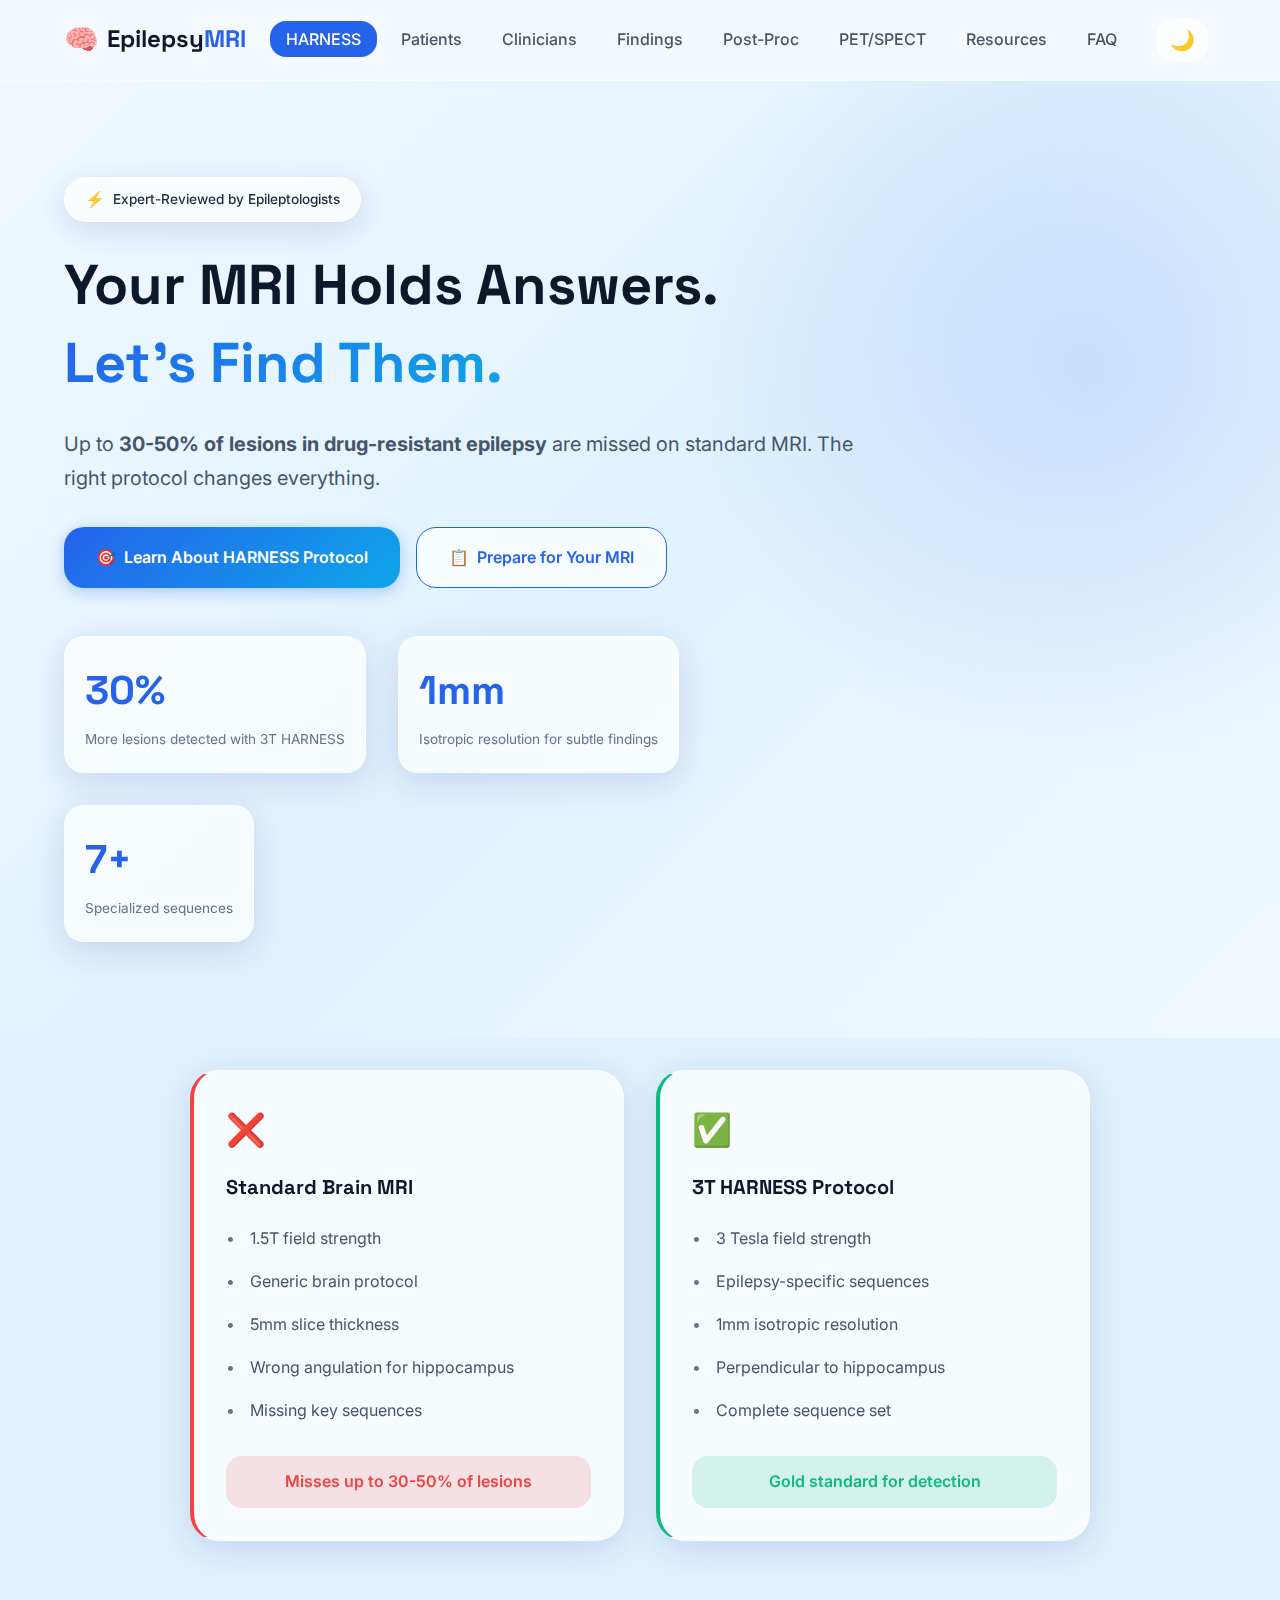
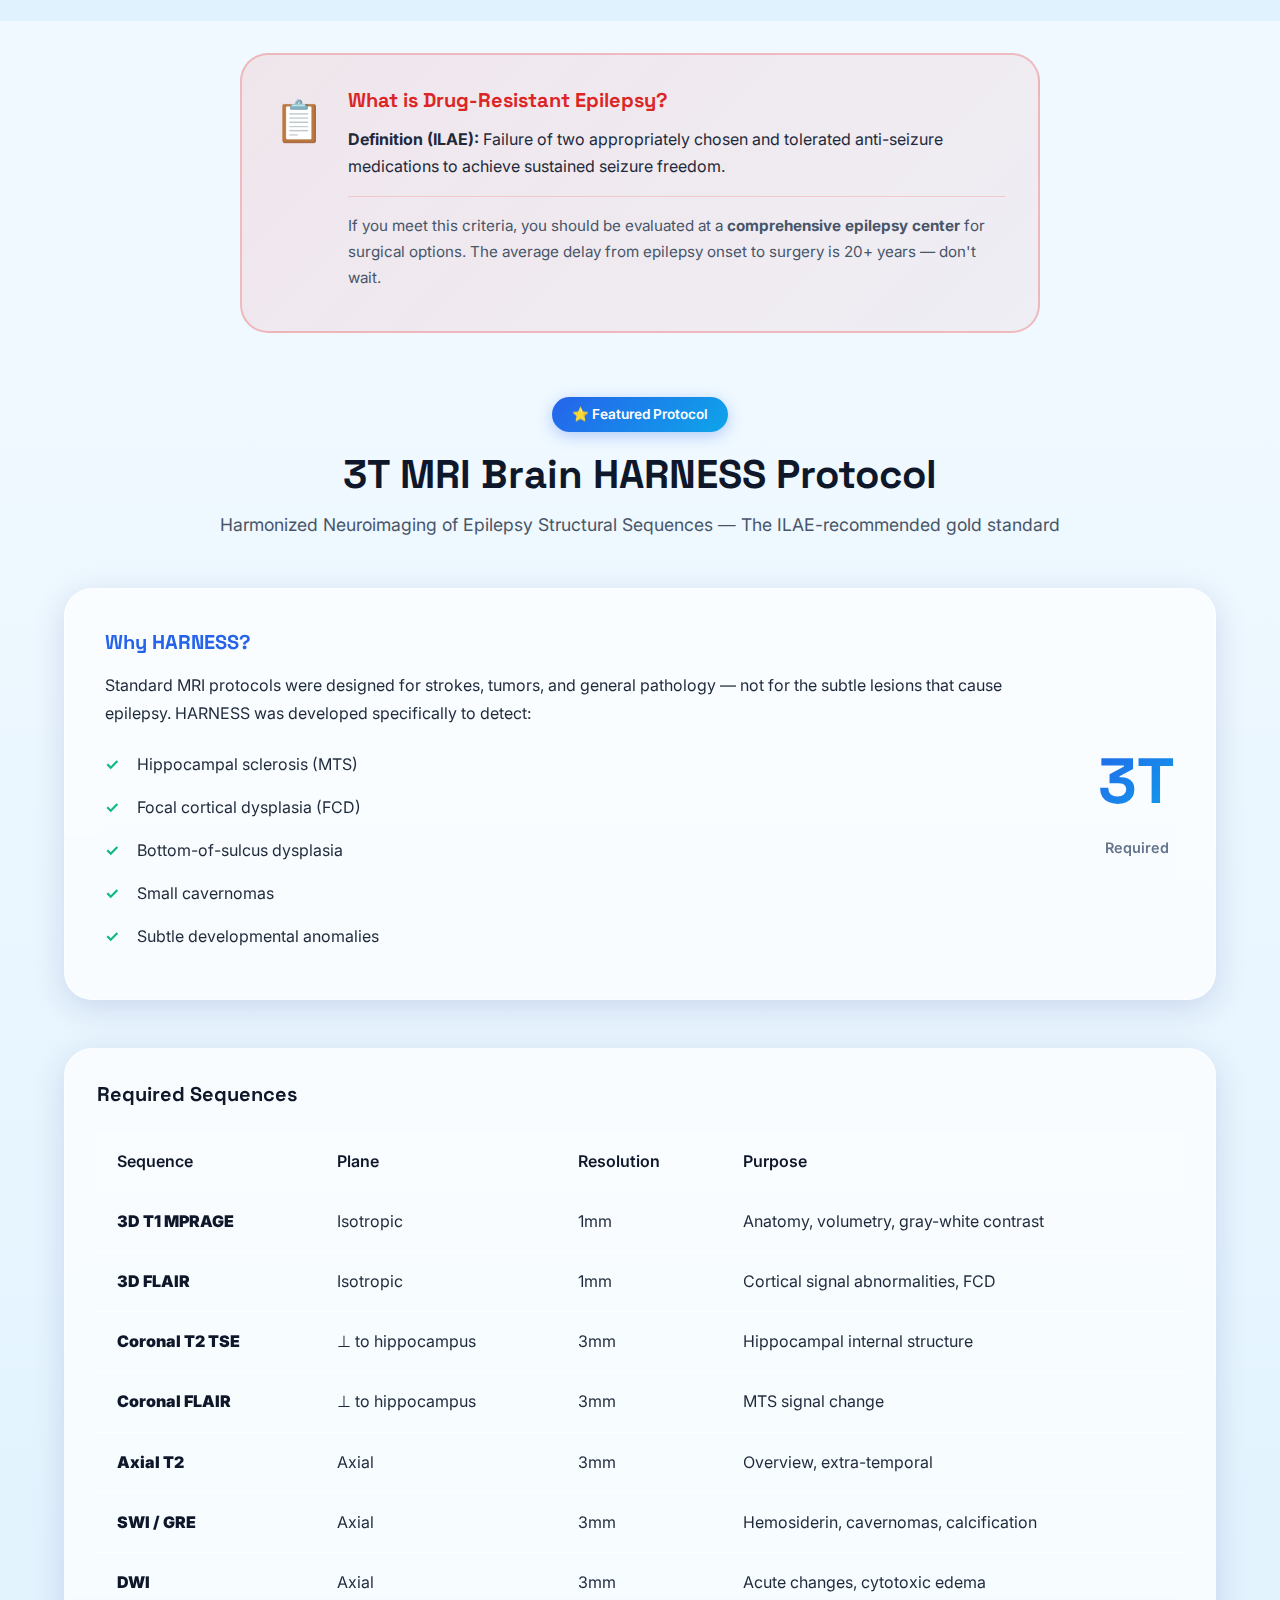
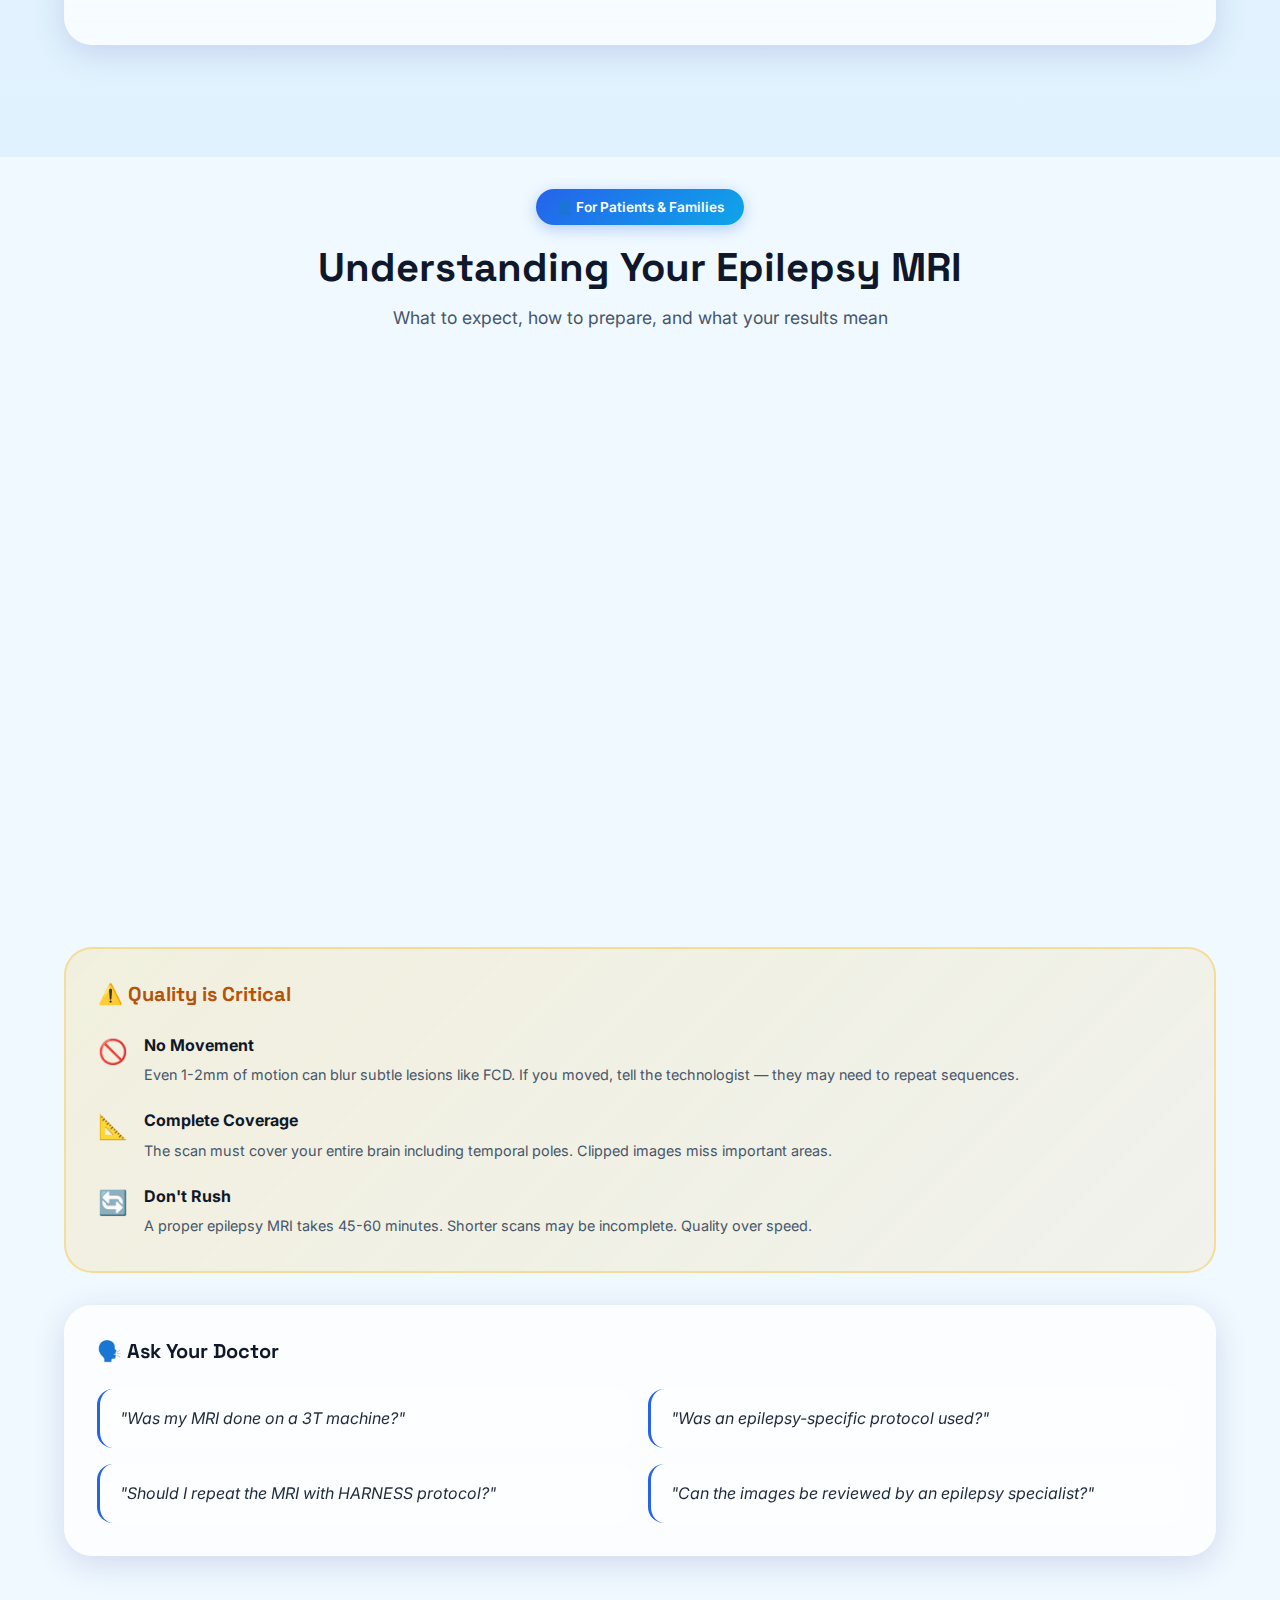
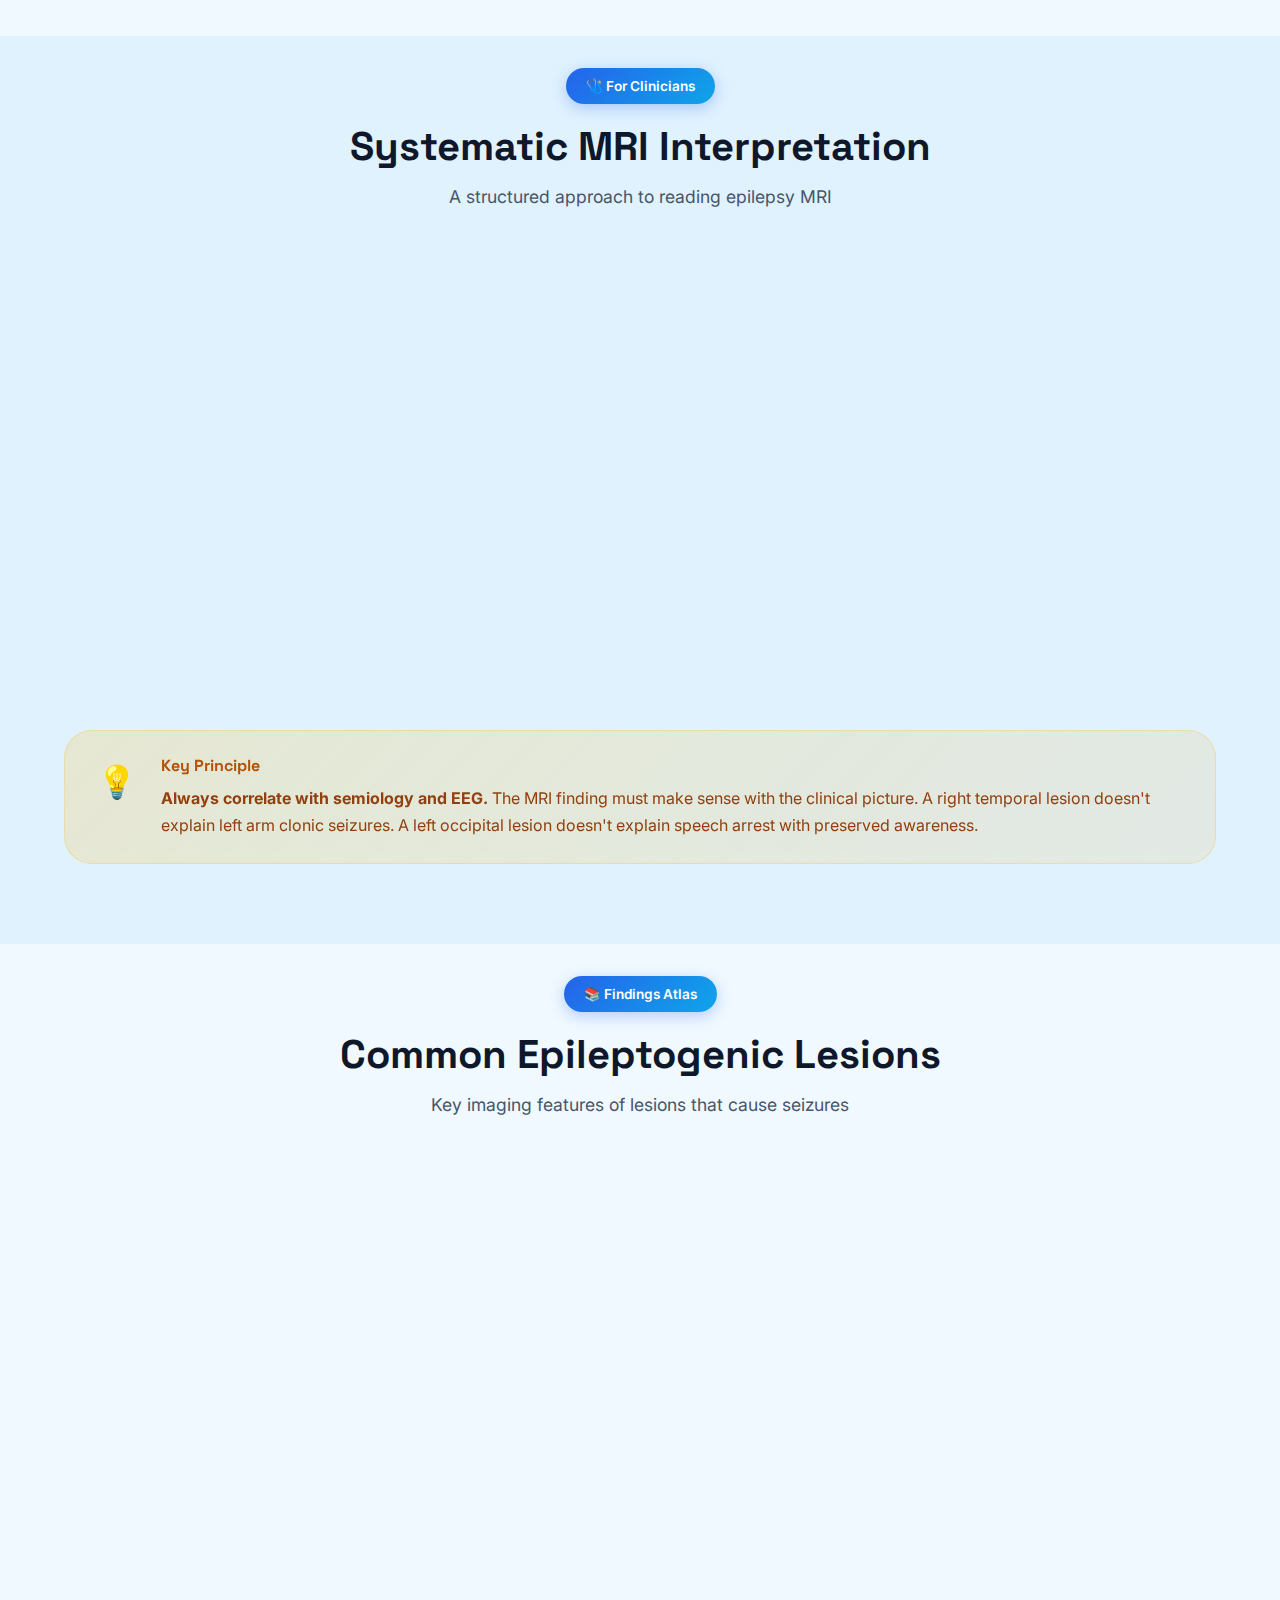
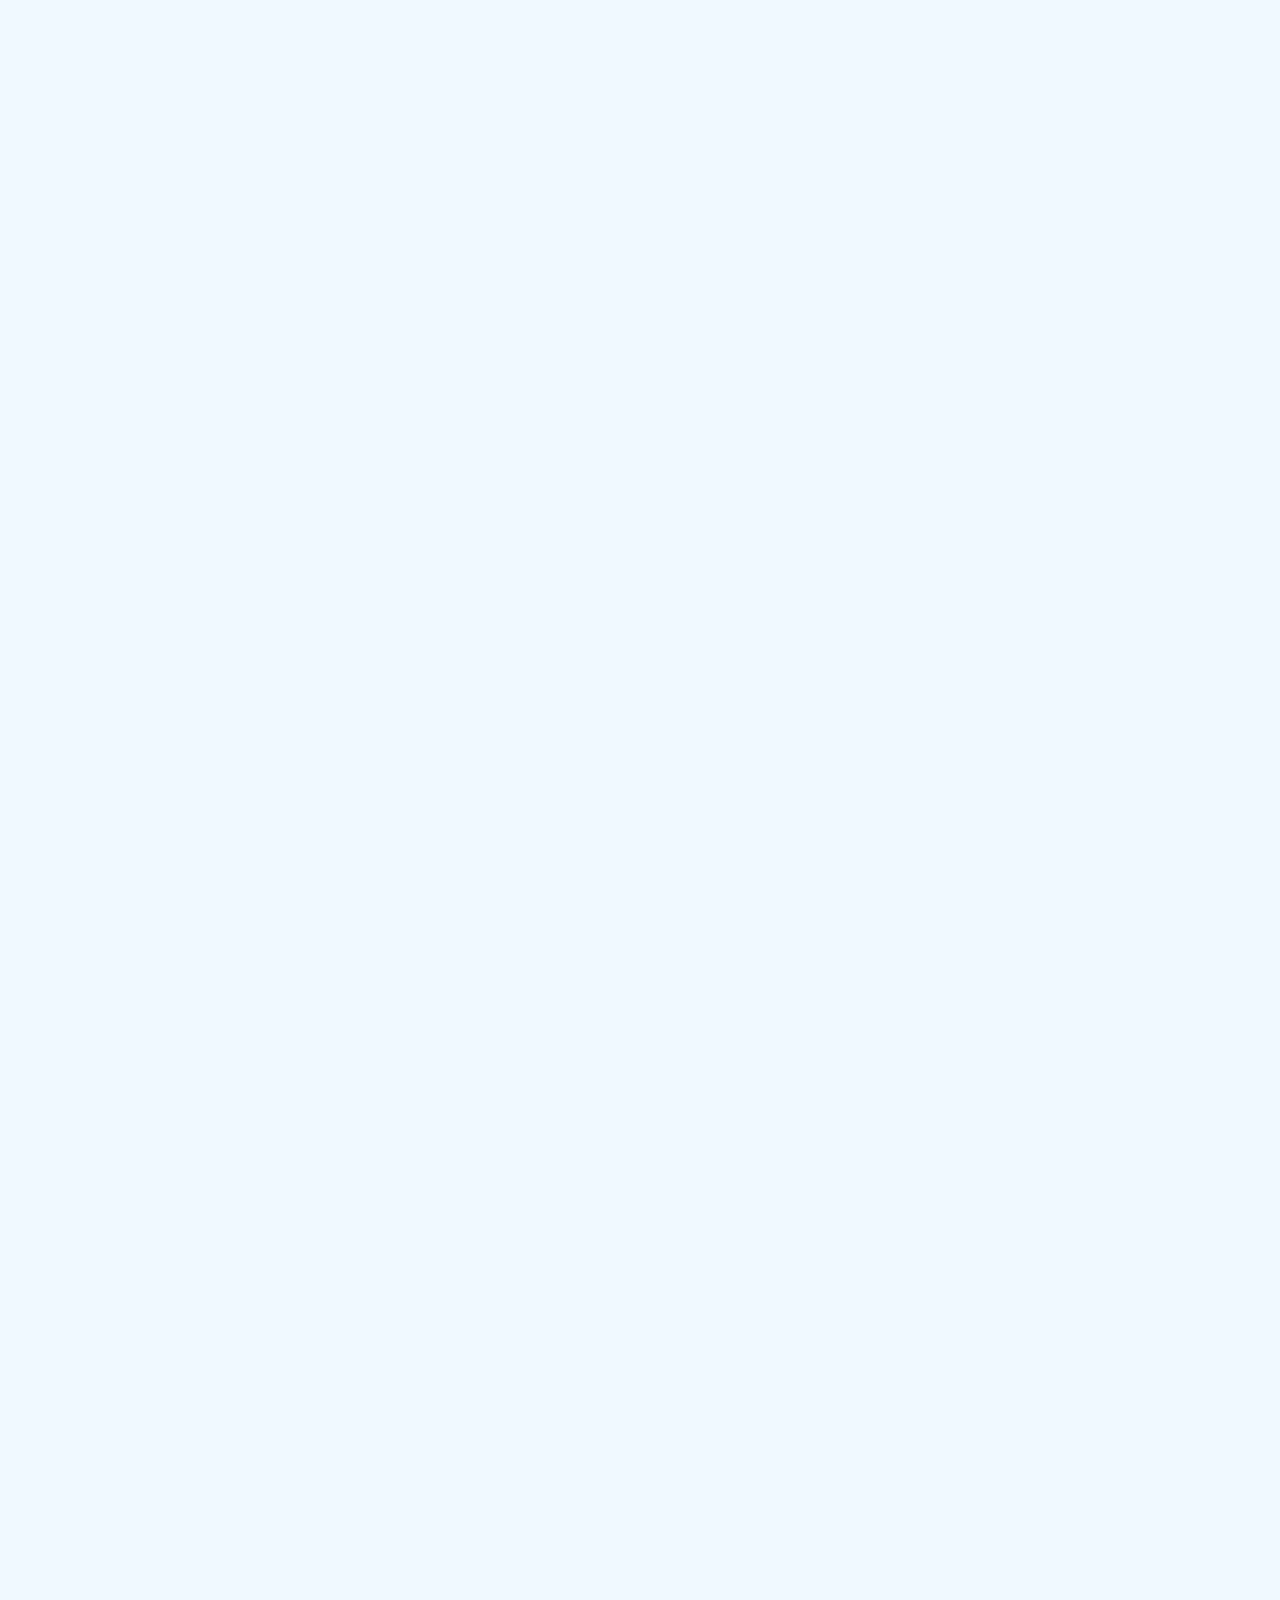
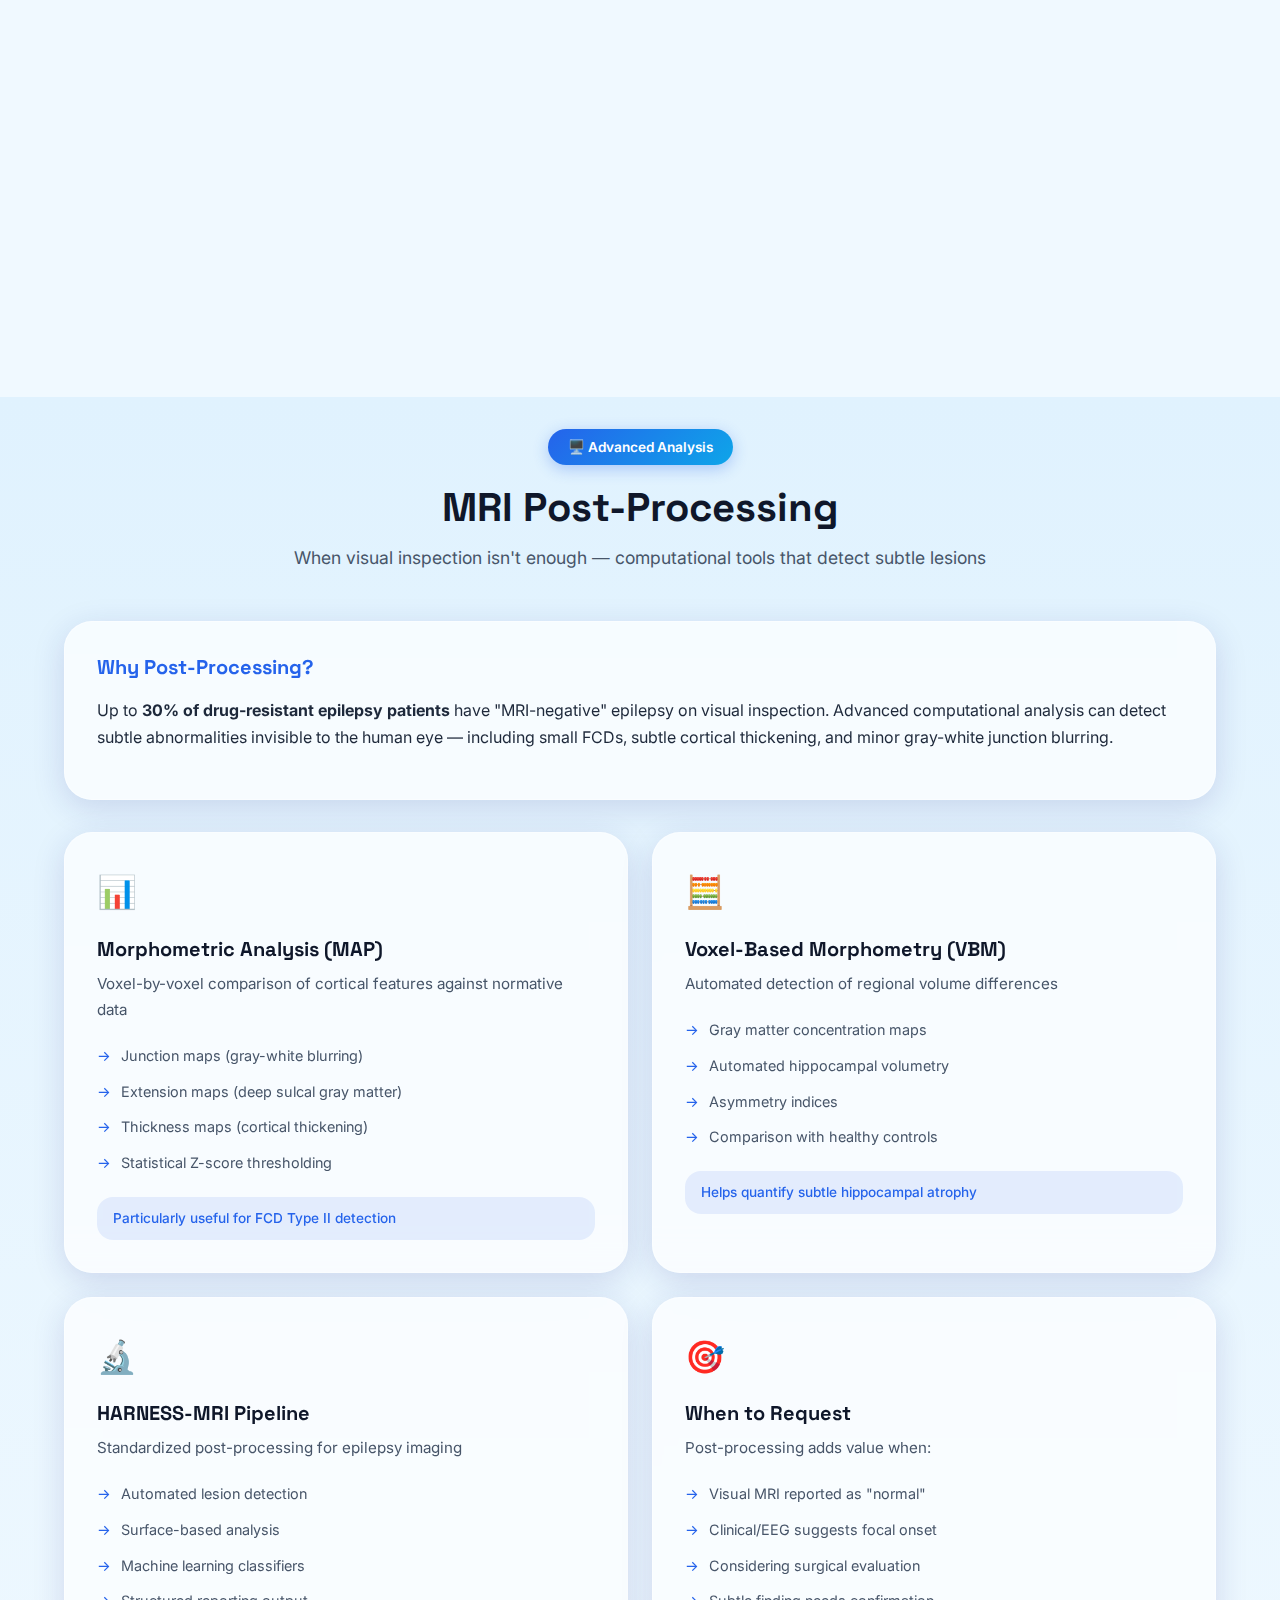
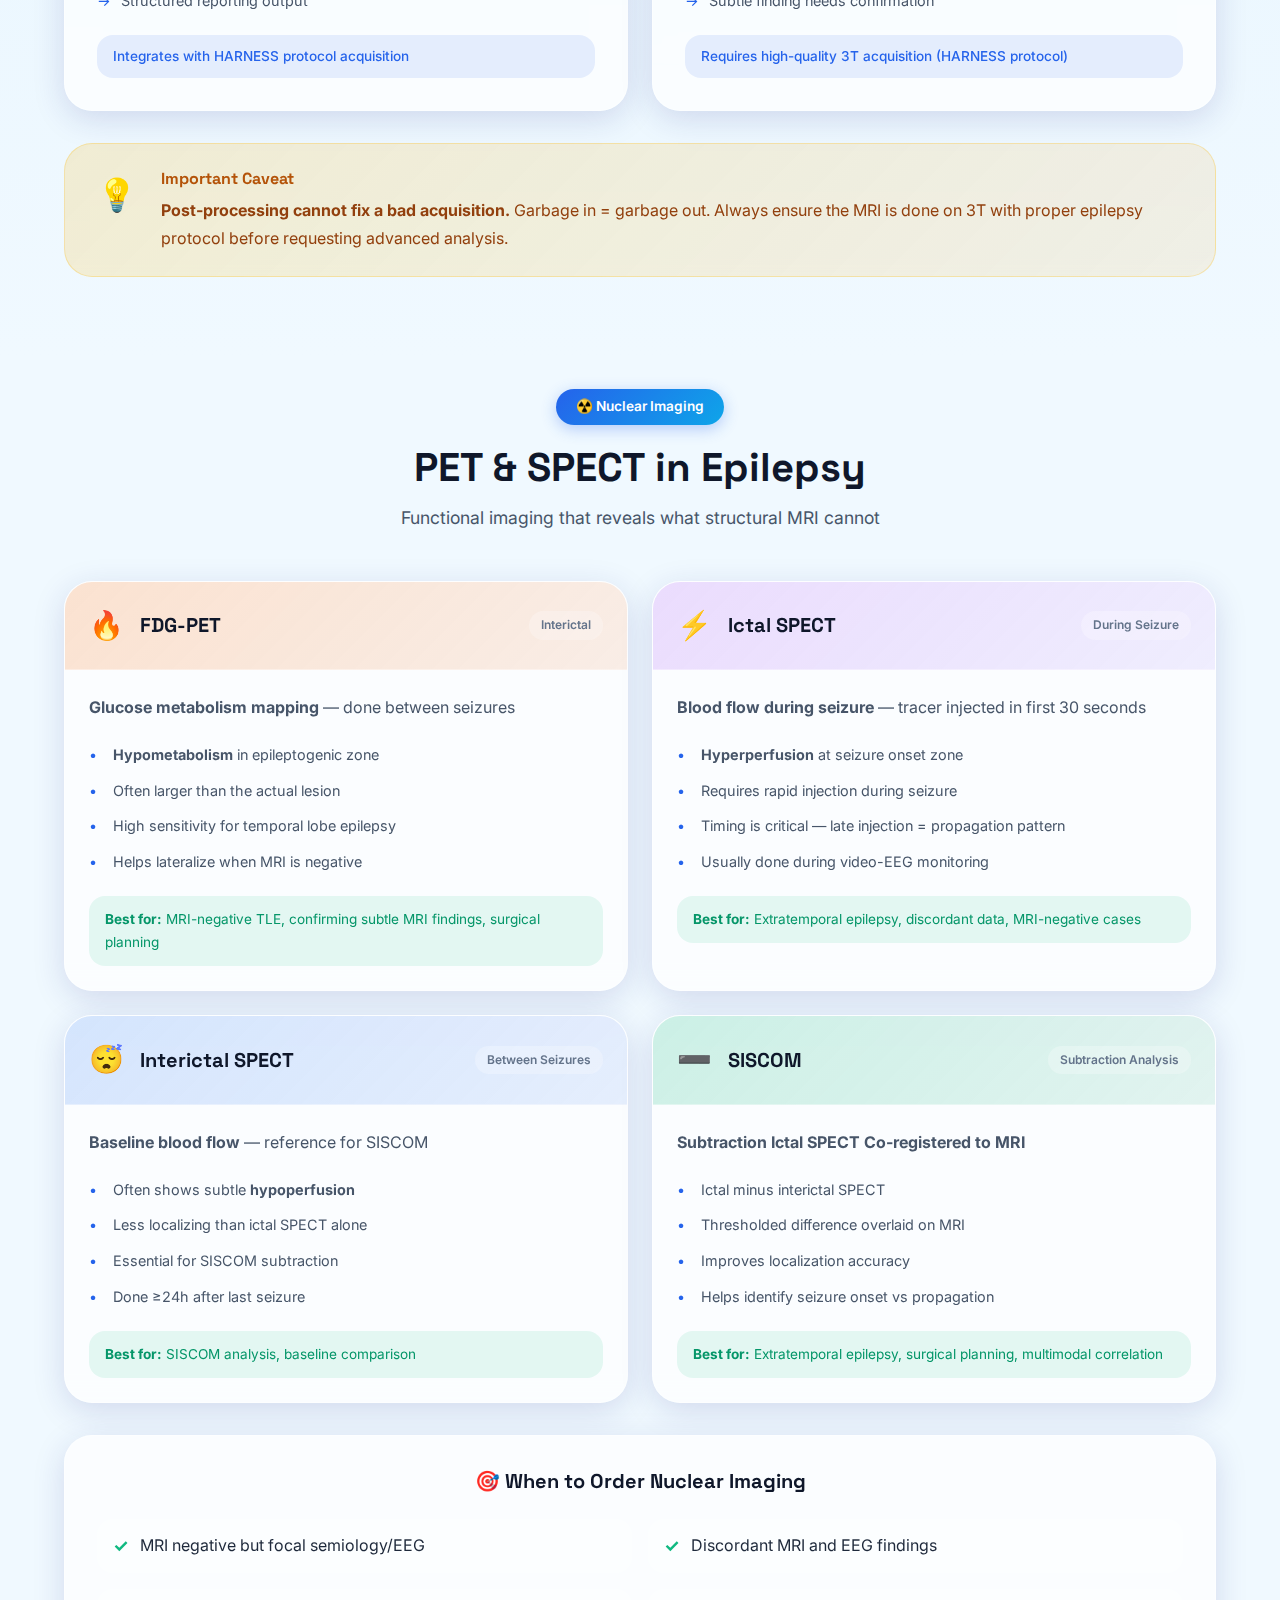
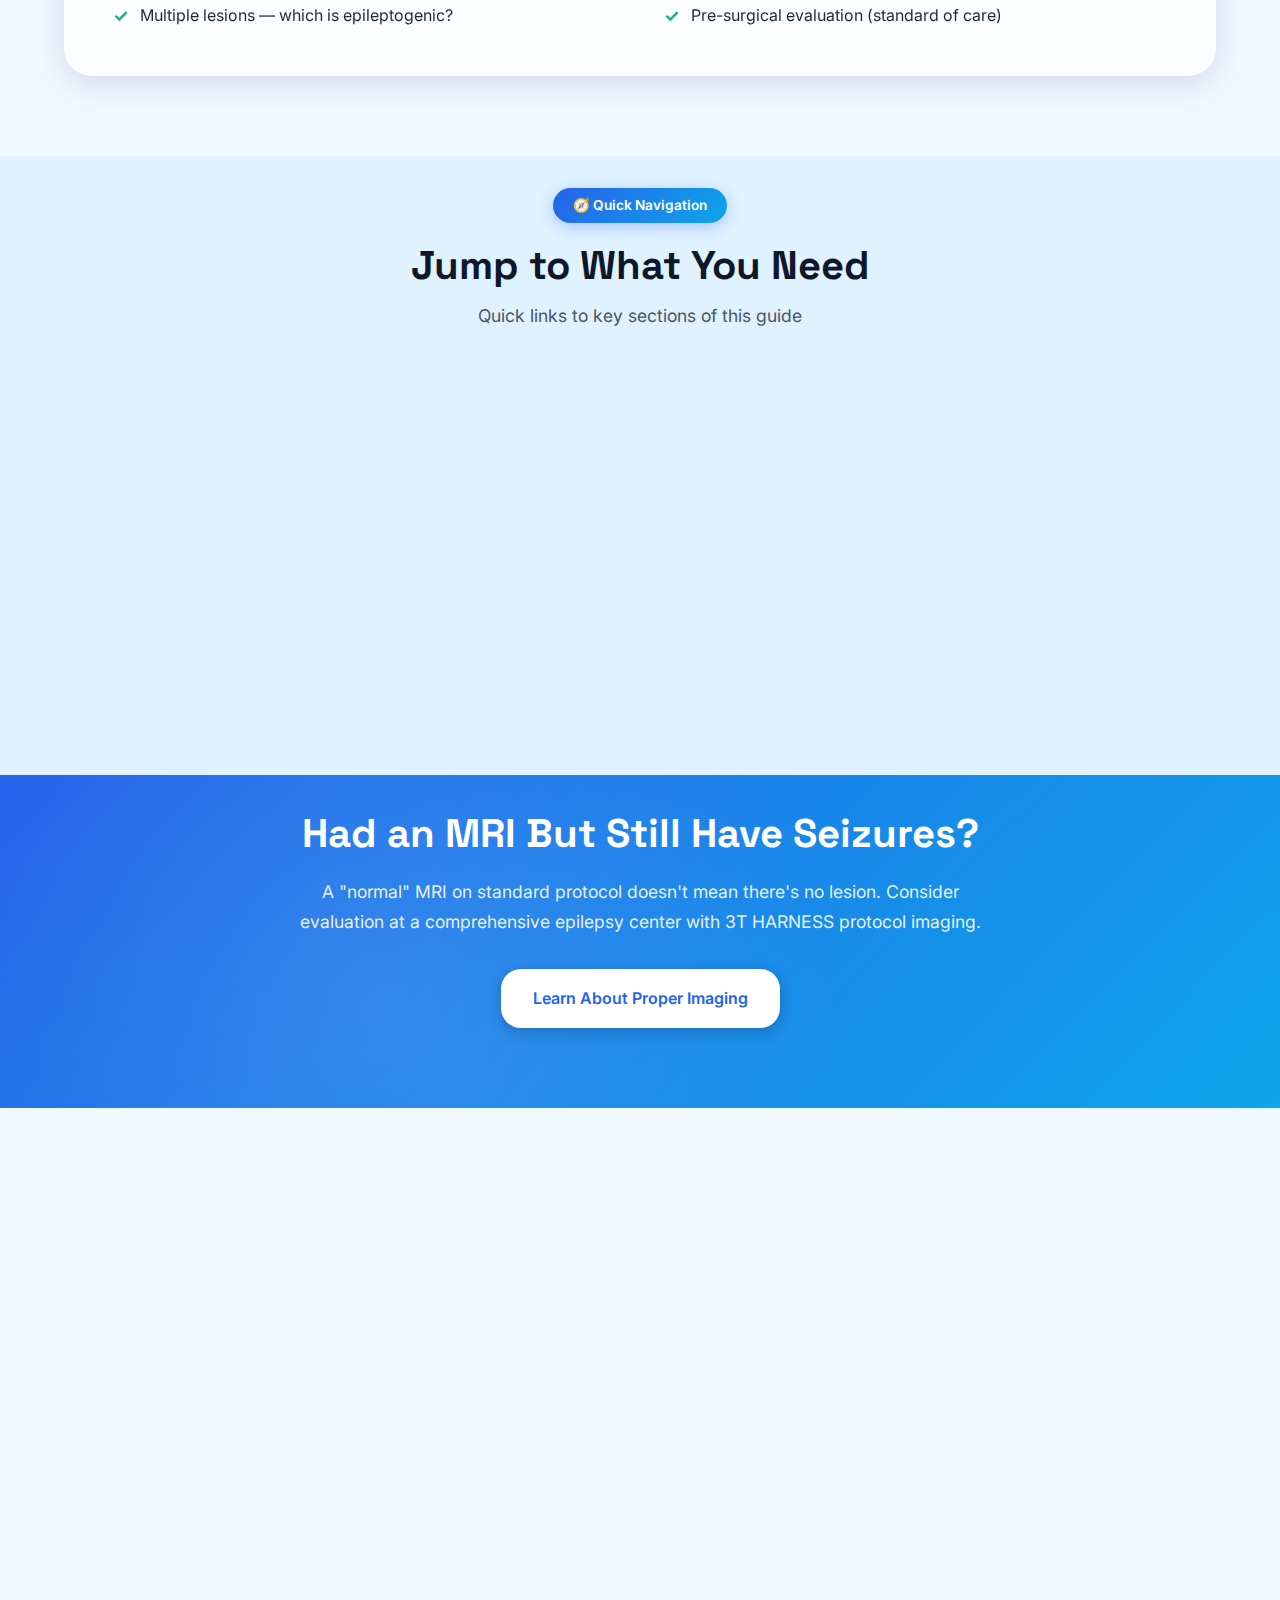
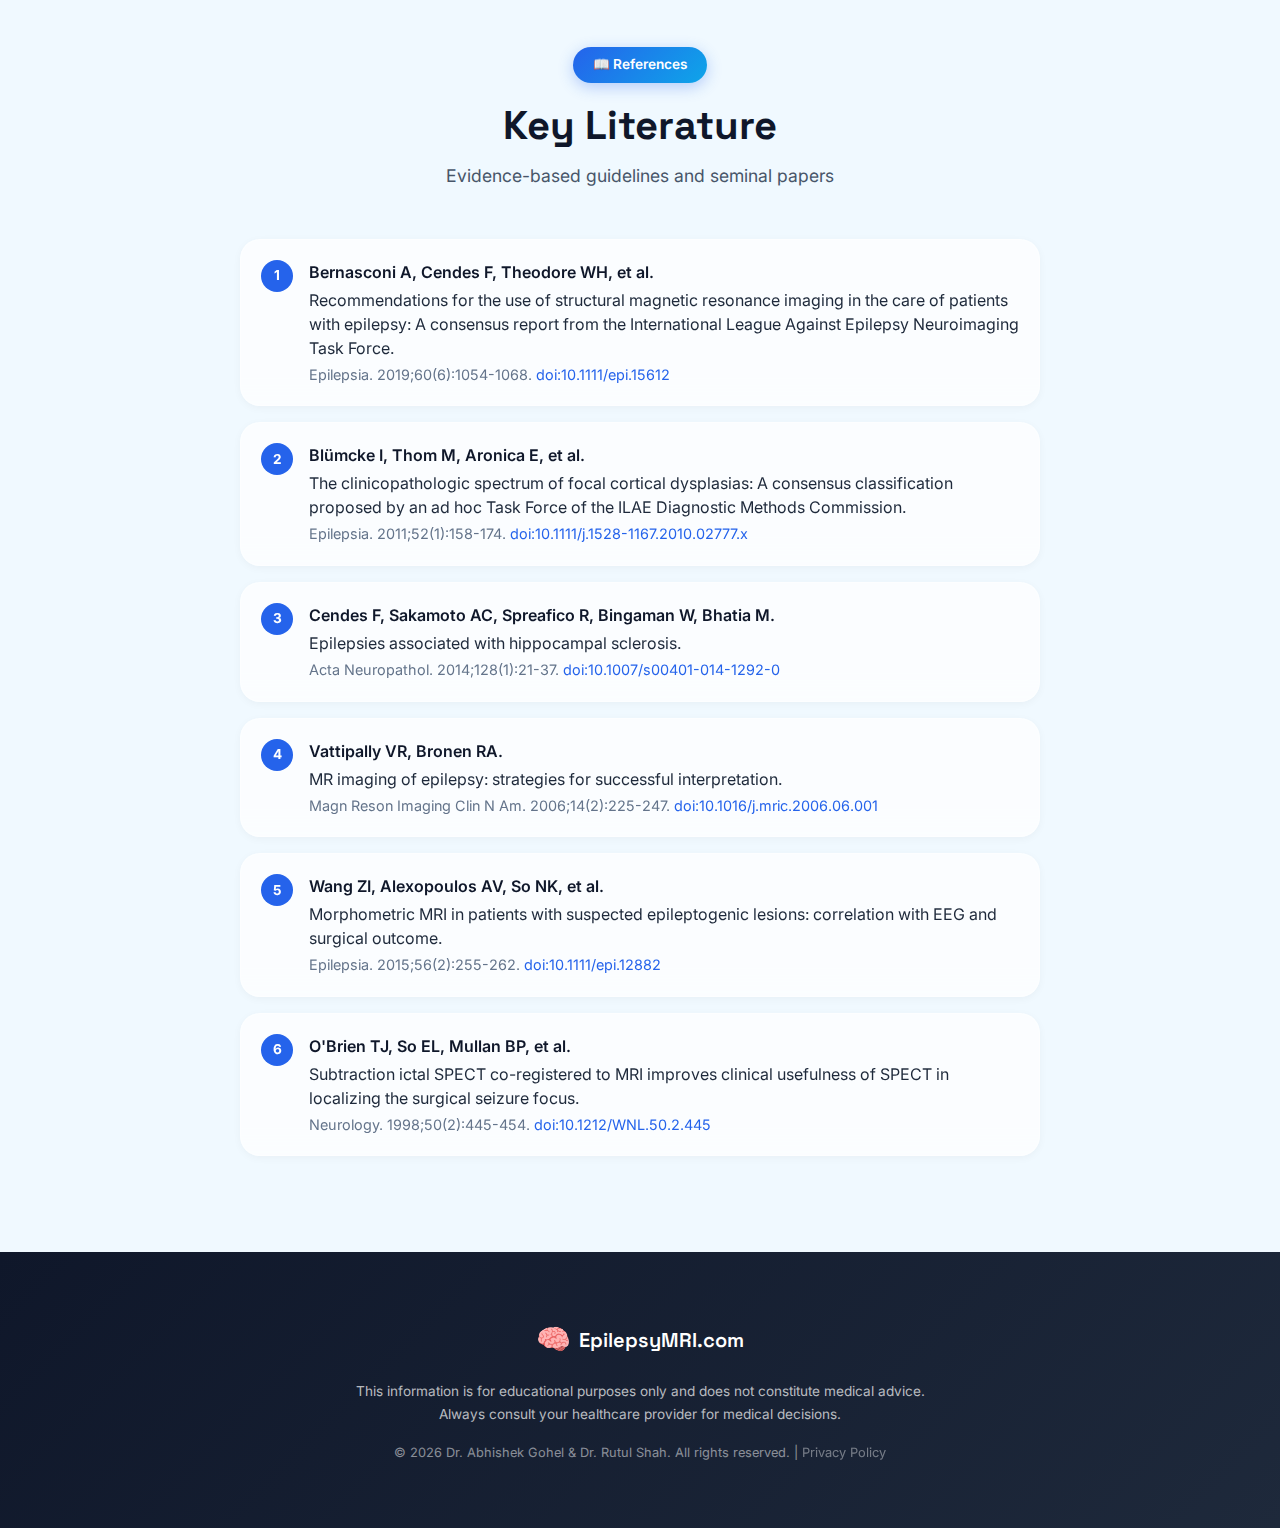
<file: index.html>
<!DOCTYPE html>
<html lang="en">

<head>
    <meta charset="UTF-8">
    <meta name="viewport" content="width=device-width, initial-scale=1.0">
    <meta name="description" content="Expert guide to epilepsy MRI by epileptologists. 3T HARNESS Protocol detects 30-50% more lesions. Patient prep, findings atlas, PET/SPECT, post-processing.">
    <meta name="keywords" content="epilepsy MRI, HARNESS protocol, 3T MRI, hippocampal sclerosis, FCD, focal cortical dysplasia, seizure imaging, MTS, mesial temporal sclerosis, epilepsy surgery, drug-resistant epilepsy">
    <meta name="author" content="Dr. Abhishek Gohel, Dr. Rutul Shah">
    <meta name="robots" content="index, follow">
    <link rel="canonical" href="https://epilepsymri.com/">

    <!-- Open Graph -->
    <meta property="og:type" content="website">
    <meta property="og:url" content="https://epilepsymri.com/">
    <meta property="og:title" content="EpilepsyMRI.com | 3T HARNESS Protocol Guide">
    <meta property="og:description" content="Expert-reviewed guide to epilepsy MRI. 3T HARNESS Protocol detects 30-50% more lesions than standard MRI. By Dr. Abhishek Gohel & Dr. Rutul Shah.">
    <meta property="og:image" content="https://epilepsymri.com/og-image.png">
    <meta property="og:image:width" content="1200">
    <meta property="og:image:height" content="630">
    <meta property="og:site_name" content="EpilepsyMRI.com">
    <meta property="og:locale" content="en_US">

    <!-- Twitter Card -->
    <meta name="twitter:card" content="summary_large_image">
    <meta name="twitter:title" content="EpilepsyMRI.com | 3T HARNESS Protocol Guide">
    <meta name="twitter:description" content="Expert-reviewed guide to epilepsy MRI. 3T HARNESS Protocol detects 30-50% more lesions than standard MRI.">
    <meta name="twitter:image" content="https://epilepsymri.com/og-image.png">

    <title>EpilepsyMRI.com | 3T HARNESS Protocol & Epilepsy Imaging Guide</title>

    <!-- Structured Data -->
    <script type="application/ld+json">
    {
        "@context": "https://schema.org",
        "@type": "MedicalWebPage",
        "name": "EpilepsyMRI.com - 3T HARNESS Protocol Guide",
        "description": "Expert guide to epilepsy MRI imaging including HARNESS protocol, findings atlas, and patient preparation.",
        "url": "https://epilepsymri.com",
        "author": [
            {
                "@type": "Physician",
                "name": "Dr. Abhishek Gohel",
                "qualification": "DM Neurology, PDF in Epilepsy",
                "medicalSpecialty": "Epileptology"
            },
            {
                "@type": "Physician", 
                "name": "Dr. Rutul Shah",
                "qualification": "DM Neurology, PDF in Epilepsy",
                "medicalSpecialty": "Epileptology"
            }
        ],
        "publisher": {
            "@type": "Organization",
            "name": "Gujarat Epilepsy & Neuro Clinic",
            "address": {
                "@type": "PostalAddress",
                "addressLocality": "Ahmedabad",
                "addressCountry": "IN"
            }
        },
        "medicalAudience": [
            {"@type": "MedicalAudience", "audienceType": "Patient"},
            {"@type": "MedicalAudience", "audienceType": "Clinician"}
        ],
        "about": {
            "@type": "MedicalCondition",
            "name": "Epilepsy"
        },
        "mainEntity": {
            "@type": "MedicalProcedure",
            "name": "HARNESS MRI Protocol",
            "procedureType": "Diagnostic"
        }
    }
    </script>

    <link rel="preconnect" href="https://fonts.googleapis.com">
    <link rel="preconnect" href="https://fonts.gstatic.com" crossorigin>
    <link
        href="https://fonts.googleapis.com/css2?family=Inter:wght@400;500;600;700;800&family=Space+Grotesk:wght@500;600;700&display=swap"
        rel="stylesheet">
    <link rel="icon" type="image/png" href="/favicon.png">
       <link rel="icon" href="data:image/svg+xml,<svg xmlns='http://www.w3.org/2000/svg' viewBox='0 0 100 100'><text y='.9em' font-size='90'>🧠</text></svg>">
    <link rel="stylesheet" href="styles.css?v=13">
<script defer src="https://analytics.meowachat.cloud/script.js" data-website-id="9b8ff2c2-327e-4b8a-b956-ddc71ad42592"></script>
</head>

<body>
    <header class="header">
        <div class="container header-content">
            <a href="#" class="logo">
                <span class="logo-icon">🧠</span>
                <span class="logo-text">Epilepsy<span class="logo-accent">MRI</span></span>
            </a>
            <nav class="nav">
                <ul class="nav-list">
                    <li><a href="#harness" class="nav-link highlight">HARNESS</a></li>
                    <li><a href="#patients" class="nav-link">Patients</a></li>
                    <li><a href="#clinicians" class="nav-link">Clinicians</a></li>
                    <li><a href="#findings" class="nav-link">Findings</a></li>
                    <li><a href="#postprocessing" class="nav-link">Post-Proc</a></li>
                    <li><a href="#pet-spect" class="nav-link">PET/SPECT</a></li>
                    <li><a href="#resources" class="nav-link">Resources</a></li>
                    <li><a href="/faq.html" class="nav-link">FAQ</a></li>
                </ul>
            </nav>
            <button class="theme-toggle" id="theme-toggle" aria-label="Toggle between light and dark mode"
                title="Toggle theme">
                <span class="theme-icon" aria-hidden="true">🌙</span>
            </button>
            <button class="nav-toggle" aria-label="Open navigation menu" aria-expanded="false" aria-controls="main-nav">
                <span class="hamburger" aria-hidden="true"></span>
            </button>
        </div>
    </header>

    <main>
        <!-- Hero Section -->
        <section class="hero">
            <div class="container">
                <div class="hero-content">
                    <div class="hero-badge">
                        <span class="badge-icon">⚡</span>
                        <span>Expert-Reviewed by Epileptologists</span>
                    </div>
                    <h1>Your MRI Holds Answers.<br><span class="gradient-text">Let's Find Them.</span></h1>
                    <p class="hero-lead">Up to <strong>30-50% of lesions in drug-resistant epilepsy</strong> are missed on standard MRI. The right protocol changes everything.</p>

                    <div class="hero-cta">
                        <a href="#harness" class="btn btn-primary btn-lg">
                            <span>🎯</span> Learn About HARNESS Protocol
                        </a>
                        <a href="#patients" class="btn btn-outline btn-lg">
                            <span>📋</span> Prepare for Your MRI
                        </a>
                    </div>

                    <div class="hero-stats">
                        <div class="stat">
                            <span class="stat-number">30%</span>
                            <span class="stat-label">More lesions detected with 3T HARNESS</span>
                        </div>
                        <div class="stat">
                            <span class="stat-number">1mm</span>
                            <span class="stat-label">Isotropic resolution for subtle findings</span>
                        </div>
                        <div class="stat">
                            <span class="stat-number">7+</span>
                            <span class="stat-label">Specialized sequences</span>
                        </div>
                    </div>
                </div>
            </div>
            <div class="hero-gradient"></div>
        </section>

        <!-- Problem Section -->
        <section class="section problem-section">
            <div class="container">
                <div class="problem-grid">
                    <div class="problem-card wrong">
                        <div class="card-icon" aria-hidden="true">❌</div>
                        <h2>Standard Brain MRI</h2>
                        <ul>
                            <li>1.5T field strength</li>
                            <li>Generic brain protocol</li>
                            <li>5mm slice thickness</li>
                            <li>Wrong angulation for hippocampus</li>
                            <li>Missing key sequences</li>
                        </ul>
                        <div class="card-result bad">Misses up to 30-50% of lesions</div>
                    </div>
                    <div class="problem-card right">
                        <div class="card-icon" aria-hidden="true">✅</div>
                        <h2>3T HARNESS Protocol</h2>
                        <ul>
                            <li>3 Tesla field strength</li>
                            <li>Epilepsy-specific sequences</li>
                            <li>1mm isotropic resolution</li>
                            <li>Perpendicular to hippocampus</li>
                            <li>Complete sequence set</li>
                        </ul>
                        <div class="card-result good">Gold standard for detection</div>
                    </div>
                </div>
            </div>
        </section>

        <!-- Drug-Resistant Epilepsy Definition -->
        <section class="section definition-section">
            <div class="container">
                <div class="definition-box">
                    <div class="definition-icon">📋</div>
                    <div class="definition-content">
                        <h3>What is Drug-Resistant Epilepsy?</h3>
                        <p><strong>Definition (ILAE):</strong> Failure of two appropriately chosen and tolerated anti-seizure medications to achieve sustained seizure freedom.</p>
                        <p class="definition-note">If you meet this criteria, you should be evaluated at a <strong>comprehensive epilepsy center</strong> for surgical options. The average delay from epilepsy onset to surgery is 20+ years — don't wait.</p>
                    </div>
                </div>
            </div>
        </section>

        <!-- HARNESS Protocol Section -->
        <section class="section harness-section" id="harness">
            <div class="container">
                <div class="section-header">
                    <span class="section-badge">⭐ Featured Protocol</span>
                    <h2>3T MRI Brain HARNESS Protocol</h2>
                    <p>Harmonized Neuroimaging of Epilepsy Structural Sequences — The ILAE-recommended gold standard</p>
                </div>

                <div class="harness-highlight">
                    <div class="highlight-content">
                        <h3>Why HARNESS?</h3>
                        <p>Standard MRI protocols were designed for strokes, tumors, and general pathology — not for the
                            subtle lesions that cause epilepsy. HARNESS was developed specifically to detect:</p>
                        <ul class="check-list">
                            <li>Hippocampal sclerosis (MTS)</li>
                            <li>Focal cortical dysplasia (FCD)</li>
                            <li>Bottom-of-sulcus dysplasia</li>
                            <li>Small cavernomas</li>
                            <li>Subtle developmental anomalies</li>
                        </ul>
                    </div>
                    <div class="highlight-visual">
                        <div class="protocol-badge">
                            <span class="badge-3t">3T</span>
                            <span class="badge-label">Required</span>
                        </div>
                    </div>
                </div>

                <div class="protocol-table-wrapper">
                    <h3>Required Sequences</h3>
                    <table class="protocol-table">
                        <thead>
                            <tr>
                                <th>Sequence</th>
                                <th>Plane</th>
                                <th>Resolution</th>
                                <th>Purpose</th>
                            </tr>
                        </thead>
                        <tbody>
                            <tr>
                                <td><strong>3D T1 MPRAGE</strong></td>
                                <td>Isotropic</td>
                                <td>1mm</td>
                                <td>Anatomy, volumetry, gray-white contrast</td>
                            </tr>
                            <tr>
                                <td><strong>3D FLAIR</strong></td>
                                <td>Isotropic</td>
                                <td>1mm</td>
                                <td>Cortical signal abnormalities, FCD</td>
                            </tr>
                            <tr>
                                <td><strong>Coronal T2 TSE</strong></td>
                                <td>⊥ to hippocampus</td>
                                <td>3mm</td>
                                <td>Hippocampal internal structure</td>
                            </tr>
                            <tr>
                                <td><strong>Coronal FLAIR</strong></td>
                                <td>⊥ to hippocampus</td>
                                <td>3mm</td>
                                <td>MTS signal change</td>
                            </tr>
                            <tr>
                                <td><strong>Axial T2</strong></td>
                                <td>Axial</td>
                                <td>3mm</td>
                                <td>Overview, extra-temporal</td>
                            </tr>
                            <tr>
                                <td><strong>SWI / GRE</strong></td>
                                <td>Axial</td>
                                <td>3mm</td>
                                <td>Hemosiderin, cavernomas, calcification</td>
                            </tr>
                            <tr>
                                <td><strong>DWI</strong></td>
                                <td>Axial</td>
                                <td>3mm</td>
                                <td>Acute changes, cytotoxic edema</td>
                            </tr>
                        </tbody>
                    </table>
                </div>

            </div>
        </section>

        <!-- For Patients Section -->
        <section class="section patients-section" id="patients">
            <div class="container">
                <div class="section-header">
                    <span class="section-badge">👤 For Patients & Families</span>
                    <h2>Understanding Your Epilepsy MRI</h2>
                    <p>What to expect, how to prepare, and what your results mean</p>
                </div>

                <div class="patient-cards">
                    <div class="patient-card">
                        <div class="card-icon">📋</div>
                        <h3>Before Your MRI</h3>
                        <ul>
                            <li>Remove all metal (jewelry, watches, hair clips)</li>
                            <li>Wear comfortable clothes without metal</li>
                            <li>Inform staff of any implants or devices</li>
                            <li>Scan takes 45-60 minutes — stay still</li>
                        </ul>
                    </div>

                    <div class="patient-card">
                        <div class="card-icon">🔊</div>
                        <h3>During the Scan</h3>
                        <ul>
                            <li>The machine is loud — you'll get earplugs</li>
                            <li>You can communicate via intercom</li>
                            <li>Try to relax — anxiety is normal</li>
                            <li>Close your eyes if it helps</li>
                            <li><strong>Stay completely still</strong> — even small movements blur the images</li>
                            <li>Swallow only between sequences when technologist says</li>
                        </ul>
                    </div>

                    <div class="patient-card">
                        <div class="card-icon">❓</div>
                        <h3>What If My MRI Is "Normal"?</h3>
                        <ul>
                            <li>~30% of epilepsy patients have normal MRI</li>
                            <li>Ask: Was it done on 3T with HARNESS protocol?</li>
                            <li>A "normal" standard MRI may need repeating</li>
                            <li>Advanced post-processing can reveal subtle lesions</li>
                            <li>Normal MRI doesn't mean surgery isn't possible</li>
                        </ul>
                    </div>
                </div>

                <div class="quality-box">
                    <h3>⚠️ Quality is Critical</h3>
                    <div class="quality-points">
                        <div class="quality-item">
                            <span class="quality-icon">🚫</span>
                            <div>
                                <strong>No Movement</strong>
                                <p>Even 1-2mm of motion can blur subtle lesions like FCD. If you moved, tell the technologist — they may need to repeat sequences.</p>
                            </div>
                        </div>
                        <div class="quality-item">
                            <span class="quality-icon">📐</span>
                            <div>
                                <strong>Complete Coverage</strong>
                                <p>The scan must cover your entire brain including temporal poles. Clipped images miss important areas.</p>
                            </div>
                        </div>
                        <div class="quality-item">
                            <span class="quality-icon">🔄</span>
                            <div>
                                <strong>Don't Rush</strong>
                                <p>A proper epilepsy MRI takes 45-60 minutes. Shorter scans may be incomplete. Quality over speed.</p>
                            </div>
                        </div>
                    </div>
                </div>

                <div class="ask-box">
                    <h3>🗣️ Ask Your Doctor</h3>
                    <div class="ask-questions">
                        <div class="question">"Was my MRI done on a 3T machine?"</div>
                        <div class="question">"Was an epilepsy-specific protocol used?"</div>
                        <div class="question">"Should I repeat the MRI with HARNESS protocol?"</div>
                        <div class="question">"Can the images be reviewed by an epilepsy specialist?"</div>
                    </div>
                </div>
            </div>
        </section>

        <!-- For Clinicians Section -->
        <section class="section clinicians-section" id="clinicians">
            <div class="container">
                <div class="section-header">
                    <span class="section-badge">🩺 For Clinicians</span>
                    <h2>Systematic MRI Interpretation</h2>
                    <p>A structured approach to reading epilepsy MRI</p>
                </div>

                <div class="clinician-grid">
                    <div class="checklist-card">
                        <h3>🔍 Hippocampal Checklist</h3>
                        <ul class="check-list">
                            <li>Size asymmetry (compare L vs R)</li>
                            <li>T2/FLAIR signal increase</li>
                            <li>Loss of internal structure</li>
                            <li>Loss of digitations</li>
                            <li>Atrophy of collateral white matter</li>
                            <li>Temporal horn dilation (ipsilateral)</li>
                            <li>Fornix/mammillary body atrophy</li>
                        </ul>
                    </div>

                    <div class="checklist-card">
                        <h3>🔍 FCD Checklist</h3>
                        <ul class="check-list">
                            <li>Cortical thickening</li>
                            <li>Gray-white blurring</li>
                            <li>T2/FLAIR hyperintensity</li>
                            <li>Transmantle sign</li>
                            <li>Bottom-of-sulcus location</li>
                            <li>Abnormal gyration pattern</li>
                            <li>Subtle — compare both hemispheres</li>
                        </ul>
                    </div>

                    <div class="checklist-card">
                        <h3>🔍 Red Flags</h3>
                        <ul class="check-list alert">
                            <li>New lesion in known epilepsy → tumor?</li>
                            <li>Ring enhancement → infection/tumor</li>
                            <li>Rapid change → progressive pathology</li>
                            <li>Bilateral hippocampal changes → autoimmune?</li>
                            <li>Hemorrhage pattern → cavernoma</li>
                        </ul>
                    </div>
                </div>

                <div class="key-principle">
                    <div class="principle-icon">💡</div>
                    <div class="principle-content">
                        <h4>Key Principle</h4>
                        <p><strong>Always correlate with semiology and EEG.</strong> The MRI finding must make sense
                            with the clinical picture. A right temporal lesion doesn't explain left arm clonic seizures. A left occipital lesion doesn't explain speech arrest with preserved awareness.
                        </p>
                    </div>
                </div>
            </div>
        </section>

        <!-- Findings Atlas Section -->
        <section class="section findings-section" id="findings">
            <div class="container">
                <div class="section-header">
                    <span class="section-badge">📚 Findings Atlas</span>
                    <h2>Common Epileptogenic Lesions</h2>
                    <p>Key imaging features of lesions that cause seizures</p>
                </div>

                <div class="findings-grid">
                    <div class="finding-card">
                        <div class="finding-header">
                            <span class="finding-emoji">🧠</span>
                            <h3>Hippocampal Sclerosis (MTS)</h3>
                        </div>
                        <div class="finding-body">
                            <p><strong>Most common finding</strong> in temporal lobe epilepsy</p>
                            <ul>
                                <li>Hippocampal atrophy</li>
                                <li>T2/FLAIR hyperintensity</li>
                                <li>Loss of internal architecture</li>
                                <li>Often unilateral</li>
                            </ul>
                            <div class="finding-note">Excellent surgical outcome if correctly identified</div>
                        </div>
                    </div>

                    <div class="finding-card">
                        <div class="finding-header">
                            <span class="finding-emoji">🔬</span>
                            <h3>Focal Cortical Dysplasia</h3>
                        </div>
                        <div class="finding-body">
                            <p><strong>Developmental malformation</strong> — neurons in wrong place/orientation</p>
                            <ul>
                                <li><strong>Type I:</strong> Subtle, often MRI-negative</li>
                                <li><strong>Type II:</strong> Cortical thickening, transmantle sign</li>
                                <li><strong>Type III:</strong> FCD adjacent to another lesion (MTS, tumor, vascular)</li>
                                <li>Gray-white blurring, bottom-of-sulcus location</li>
                            </ul>
                            <div class="finding-note">Type III reinforces dual pathology — always complete systematic review</div>
                        </div>
                    </div>

                    <div class="finding-card">
                        <div class="finding-header">
                            <span class="finding-emoji">🩸</span>
                            <h3>Cavernoma</h3>
                        </div>
                        <div class="finding-body">
                            <p><strong>Vascular malformation</strong> with hemosiderin rim</p>
                            <ul>
                                <li>"Popcorn" or "mulberry" appearance</li>
                                <li>Hemosiderin ring on SWI/GRE</li>
                                <li>May be multiple</li>
                                <li>Can grow or bleed</li>
                            </ul>
                            <div class="finding-note">SWI sequence essential for detection</div>
                        </div>
                    </div>

                    <div class="finding-card">
                        <div class="finding-header">
                            <span class="finding-emoji">🎯</span>
                            <h3>Low-Grade Tumors</h3>
                        </div>
                        <div class="finding-body">
                            <p><strong>DNET, Ganglioglioma</strong> — often temporal</p>
                            <ul>
                                <li>Well-circumscribed</li>
                                <li>Minimal/no enhancement</li>
                                <li>May have cystic component</li>
                                <li>Cortically based</li>
                            </ul>
                            <div class="finding-note">Excellent prognosis with resection</div>
                        </div>
                    </div>

                    <div class="finding-card">
                        <div class="finding-header">
                            <span class="finding-emoji">🌊</span>
                            <h3>Polymicrogyria (PMG)</h3>
                        </div>
                        <div class="finding-body">
                            <p><strong>Abnormal cortical folding</strong> — too many small gyri</p>
                            <ul>
                                <li>Irregular cortical surface</li>
                                <li>"Cobblestone" or stippled appearance</li>
                                <li>Often perisylvian distribution</li>
                                <li>May be unilateral or bilateral</li>
                            </ul>
                            <div class="finding-note">3D sequences essential — can mimic pachygyria on thick slices</div>
                        </div>
                    </div>

                    <div class="finding-card">
                        <div class="finding-header">
                            <span class="finding-emoji">🔘</span>
                            <h3>Heterotopia</h3>
                        </div>
                        <div class="finding-body">
                            <p><strong>Gray matter in wrong location</strong> — neurons failed to migrate</p>
                            <ul>
                                <li><strong>PNH:</strong> Nodules lining ventricles</li>
                                <li><strong>SBH:</strong> Band of gray matter in white matter</li>
                                <li>Isointense to cortex on all sequences</li>
                                <li>No enhancement, no edema</li>
                            </ul>
                            <div class="finding-note">PNH nodules follow gray matter signal — not to be confused with subependymal tubers</div>
                        </div>
                    </div>

                    <div class="finding-card">
                        <div class="finding-header">
                            <span class="finding-emoji">⚪</span>
                            <h3>Tuberous Sclerosis (TSC)</h3>
                        </div>
                        <div class="finding-body">
                            <p><strong>Genetic syndrome</strong> with multiple CNS lesions</p>
                            <ul>
                                <li><strong>Tubers:</strong> Cortical/subcortical T2 hyperintensity</li>
                                <li><strong>SENs:</strong> Subependymal nodules (calcified)</li>
                                <li><strong>SEGA:</strong> Growing lesion near foramen of Monro</li>
                                <li>Radial migration lines in white matter</li>
                            </ul>
                            <div class="finding-note">Multiple tubers — identify the epileptogenic one with EEG/PET correlation</div>
                        </div>
                    </div>

                    <div class="finding-card">
                        <div class="finding-header">
                            <span class="finding-emoji">🕳️</span>
                            <h3>Temporal Pole Encephalocele</h3>
                        </div>
                        <div class="finding-body">
                            <p><strong>Brain tissue herniating</strong> through skull base defect</p>
                            <ul>
                                <li>Temporal pole tissue in middle cranial fossa</li>
                                <li>Often associated with TLE</li>
                                <li>Best seen on coronal T2</li>
                                <li>May have adjacent gliosis</li>
                            </ul>
                            <div class="finding-note">Easily missed — specifically look at temporal pole/skull base interface</div>
                        </div>
                    </div>

                    <div class="finding-card">
                        <div class="finding-header">
                            <span class="finding-emoji">💫</span>
                            <h3>Encephalomalacia & Gliosis</h3>
                        </div>
                        <div class="finding-body">
                            <p><strong>Acquired injury</strong> — post-trauma, stroke, infection</p>
                            <ul>
                                <li>CSF-like signal (encephalomalacia)</li>
                                <li>T2/FLAIR hyperintense rim (gliosis)</li>
                                <li>Volume loss, ex-vacuo dilation</li>
                                <li>Hemosiderin if hemorrhagic</li>
                            </ul>
                            <div class="finding-note">Epileptogenic zone often in gliotic margin, not the cavity</div>
                        </div>
                    </div>

                    <div class="finding-card dual-pathology">
                        <div class="finding-header">
                            <span class="finding-emoji">⚠️</span>
                            <h3>Dual Pathology</h3>
                        </div>
                        <div class="finding-body">
                            <p><strong>Two epileptogenic lesions</strong> — don't stop at the first finding!</p>
                            <ul>
                                <li>Classic: FCD + hippocampal sclerosis</li>
                                <li>Tumor + MTS</li>
                                <li>PMG + heterotopia</li>
                                <li>Any combination possible</li>
                            </ul>
                            <div class="finding-note alert">Always complete the full systematic review — finding one lesion doesn't exclude another</div>
                        </div>
                    </div>
                </div>
            </div>
        </section>

        <!-- Post-Processing Section -->
        <section class="section postproc-section" id="postprocessing">
            <div class="container">
                <div class="section-header">
                    <span class="section-badge">🖥️ Advanced Analysis</span>
                    <h2>MRI Post-Processing</h2>
                    <p>When visual inspection isn't enough — computational tools that detect subtle lesions</p>
                </div>

                <div class="postproc-intro">
                    <div class="intro-card">
                        <h3>Why Post-Processing?</h3>
                        <p>Up to <strong>30% of drug-resistant epilepsy patients</strong> have "MRI-negative" epilepsy on visual inspection. Advanced computational analysis can detect subtle abnormalities invisible to the human eye — including small FCDs, subtle cortical thickening, and minor gray-white junction blurring.</p>
                    </div>
                </div>

                <div class="postproc-grid">
                    <div class="postproc-card">
                        <div class="card-icon">📊</div>
                        <h3>Morphometric Analysis (MAP)</h3>
                        <p>Voxel-by-voxel comparison of cortical features against normative data</p>
                        <ul>
                            <li>Junction maps (gray-white blurring)</li>
                            <li>Extension maps (deep sulcal gray matter)</li>
                            <li>Thickness maps (cortical thickening)</li>
                            <li>Statistical Z-score thresholding</li>
                        </ul>
                        <div class="tech-note">Particularly useful for FCD Type II detection</div>
                    </div>

                    <div class="postproc-card">
                        <div class="card-icon">🧮</div>
                        <h3>Voxel-Based Morphometry (VBM)</h3>
                        <p>Automated detection of regional volume differences</p>
                        <ul>
                            <li>Gray matter concentration maps</li>
                            <li>Automated hippocampal volumetry</li>
                            <li>Asymmetry indices</li>
                            <li>Comparison with healthy controls</li>
                        </ul>
                        <div class="tech-note">Helps quantify subtle hippocampal atrophy</div>
                    </div>

                    <div class="postproc-card">
                        <div class="card-icon">🔬</div>
                        <h3>HARNESS-MRI Pipeline</h3>
                        <p>Standardized post-processing for epilepsy imaging</p>
                        <ul>
                            <li>Automated lesion detection</li>
                            <li>Surface-based analysis</li>
                            <li>Machine learning classifiers</li>
                            <li>Structured reporting output</li>
                        </ul>
                        <div class="tech-note">Integrates with HARNESS protocol acquisition</div>
                    </div>

                    <div class="postproc-card">
                        <div class="card-icon">🎯</div>
                        <h3>When to Request</h3>
                        <p>Post-processing adds value when:</p>
                        <ul>
                            <li>Visual MRI reported as "normal"</li>
                            <li>Clinical/EEG suggests focal onset</li>
                            <li>Considering surgical evaluation</li>
                            <li>Subtle finding needs confirmation</li>
                        </ul>
                        <div class="tech-note">Requires high-quality 3T acquisition (HARNESS protocol)</div>
                    </div>
                </div>

                <div class="key-principle">
                    <div class="principle-icon">💡</div>
                    <div class="principle-content">
                        <h4>Important Caveat</h4>
                        <p><strong>Post-processing cannot fix a bad acquisition.</strong> Garbage in = garbage out. Always ensure the MRI is done on 3T with proper epilepsy protocol before requesting advanced analysis.</p>
                    </div>
                </div>
            </div>
        </section>

        <!-- PET/SPECT Section -->
        <section class="section nuclear-section" id="pet-spect">
            <div class="container">
                <div class="section-header">
                    <span class="section-badge">☢️ Nuclear Imaging</span>
                    <h2>PET & SPECT in Epilepsy</h2>
                    <p>Functional imaging that reveals what structural MRI cannot</p>
                </div>

                <div class="nuclear-grid">
                    <div class="nuclear-card">
                        <div class="card-header pet">
                            <span class="card-emoji">🔥</span>
                            <h3>FDG-PET</h3>
                            <span class="card-badge">Interictal</span>
                        </div>
                        <div class="card-body">
                            <p><strong>Glucose metabolism mapping</strong> — done between seizures</p>
                            <ul>
                                <li><strong>Hypometabolism</strong> in epileptogenic zone</li>
                                <li>Often larger than the actual lesion</li>
                                <li>High sensitivity for temporal lobe epilepsy</li>
                                <li>Helps lateralize when MRI is negative</li>
                            </ul>
                            <div class="indication">
                                <strong>Best for:</strong> MRI-negative TLE, confirming subtle MRI findings, surgical planning
                            </div>
                        </div>
                    </div>

                    <div class="nuclear-card">
                        <div class="card-header spect-ictal">
                            <span class="card-emoji">⚡</span>
                            <h3>Ictal SPECT</h3>
                            <span class="card-badge">During Seizure</span>
                        </div>
                        <div class="card-body">
                            <p><strong>Blood flow during seizure</strong> — tracer injected in first 30 seconds</p>
                            <ul>
                                <li><strong>Hyperperfusion</strong> at seizure onset zone</li>
                                <li>Requires rapid injection during seizure</li>
                                <li>Timing is critical — late injection = propagation pattern</li>
                                <li>Usually done during video-EEG monitoring</li>
                            </ul>
                            <div class="indication">
                                <strong>Best for:</strong> Extratemporal epilepsy, discordant data, MRI-negative cases
                            </div>
                        </div>
                    </div>

                    <div class="nuclear-card">
                        <div class="card-header spect-interictal">
                            <span class="card-emoji">😴</span>
                            <h3>Interictal SPECT</h3>
                            <span class="card-badge">Between Seizures</span>
                        </div>
                        <div class="card-body">
                            <p><strong>Baseline blood flow</strong> — reference for SISCOM</p>
                            <ul>
                                <li>Often shows subtle <strong>hypoperfusion</strong></li>
                                <li>Less localizing than ictal SPECT alone</li>
                                <li>Essential for SISCOM subtraction</li>
                                <li>Done ≥24h after last seizure</li>
                            </ul>
                            <div class="indication">
                                <strong>Best for:</strong> SISCOM analysis, baseline comparison
                            </div>
                        </div>
                    </div>

                    <div class="nuclear-card">
                        <div class="card-header siscom">
                            <span class="card-emoji">➖</span>
                            <h3>SISCOM</h3>
                            <span class="card-badge">Subtraction Analysis</span>
                        </div>
                        <div class="card-body">
                            <p><strong>Subtraction Ictal SPECT Co-registered to MRI</strong></p>
                            <ul>
                                <li>Ictal minus interictal SPECT</li>
                                <li>Thresholded difference overlaid on MRI</li>
                                <li>Improves localization accuracy</li>
                                <li>Helps identify seizure onset vs propagation</li>
                            </ul>
                            <div class="indication">
                                <strong>Best for:</strong> Extratemporal epilepsy, surgical planning, multimodal correlation
                            </div>
                        </div>
                    </div>
                </div>

                <div class="nuclear-summary">
                    <h3>🎯 When to Order Nuclear Imaging</h3>
                    <div class="summary-grid">
                        <div class="summary-item">
                            <span class="check">✓</span>
                            <span>MRI negative but focal semiology/EEG</span>
                        </div>
                        <div class="summary-item">
                            <span class="check">✓</span>
                            <span>Discordant MRI and EEG findings</span>
                        </div>
                        <div class="summary-item">
                            <span class="check">✓</span>
                            <span>Multiple lesions — which is epileptogenic?</span>
                        </div>
                        <div class="summary-item">
                            <span class="check">✓</span>
                            <span>Pre-surgical evaluation (standard of care)</span>
                        </div>
                    </div>
                </div>
            </div>
        </section>

        <!-- Resources Section -->
        <section class="section resources-section" id="resources">
            <div class="container">
                <div class="section-header">
                    <span class="section-badge">🧭 Quick Navigation</span>
                    <h2>Jump to What You Need</h2>
                    <p>Quick links to key sections of this guide</p>
                </div>

                <div class="resources-grid">
                    <div class="resource-card">
                        <div class="resource-icon" aria-hidden="true">⭐</div>
                        <h3>HARNESS Protocol</h3>
                        <p>The gold-standard epilepsy MRI protocol with required sequences</p>
                        <a href="#harness" class="btn btn-outline">View Protocol →</a>
                    </div>

                    <div class="resource-card">
                        <div class="resource-icon" aria-hidden="true">👤</div>
                        <h3>Patient Guide</h3>
                        <p>Preparation tips, what to expect, and questions for your doctor</p>
                        <a href="#patients" class="btn btn-outline">Read Guide →</a>
                    </div>

                    <div class="resource-card">
                        <div class="resource-icon" aria-hidden="true">🩺</div>
                        <h3>Clinician Checklists</h3>
                        <p>Systematic approach to reading epilepsy MRI</p>
                        <a href="#clinicians" class="btn btn-outline">View Checklists →</a>
                    </div>
                </div>
            </div>
        </section>

        <!-- CTA Section -->
        <section class="section cta-section">
            <div class="container">
                <div class="cta-content">
                    <h2>Had an MRI But Still Have Seizures?</h2>
                    <p>A "normal" MRI on standard protocol doesn't mean there's no lesion. Consider evaluation at a
                        comprehensive epilepsy center with 3T HARNESS protocol imaging.</p>
                    <a href="#harness" class="btn btn-primary btn-lg">Learn About Proper Imaging</a>
                </div>
            </div>
        </section>

        <!-- About Section -->
        <section class="section about-section" id="about">
            <div class="container">
                <div class="about-content">
                    <h2>About This Resource</h2>
                    <p>EpilepsyMRI.com is created and maintained by:</p>
                    <div class="about-authors">
                        <div class="author">
                            <h4><a href="https://x.com/abgohel" target="_blank" rel="noopener">Dr. Abhishek Gohel</a></h4>
                            <p>DM Neurology, PDF in Epilepsy<br>Epileptologist</p>
                            <p style="font-size:0.8rem;opacity:0.7;margin-top:0.25rem;">GMC Reg: G-53702</p>
                        </div>
                        <div class="author">
                            <h4><a href="https://in.linkedin.com/in/dr-rutul-shah-ba817996" target="_blank" rel="noopener">Dr. Rutul Shah</a></h4>
                            <p>DM Neurology, PDF in Epilepsy<br>Epileptologist</p>
                            <p style="font-size:0.8rem;opacity:0.7;margin-top:0.25rem;">GMC Reg: G-49079</p>
                        </div>
                    </div>
                    <p class="about-affiliation">Gujarat Epilepsy & Neuro Clinic, Ahmedabad | KD Hospital</p>
                    <p>Specializing in drug-refractory epilepsy, LTVEEG, and pre-surgical evaluation.</p>
                    <div class="about-links">
                        <a href="https://firstseizure.com" class="btn btn-outline">FirstSeizure.com</a>
                        <a href="https://epilepsypregnancy.in" class="btn btn-outline">EpilepsyPregnancy.in</a>
                    </div>
                </div>
            </div>
        </section>
    </main>

    <!-- References Section -->
    <section class="section references-section" id="references">
        <div class="container">
            <div class="section-header">
                <span class="section-badge">📖 References</span>
                <h2>Key Literature</h2>
                <p>Evidence-based guidelines and seminal papers</p>
            </div>

            <div class="references-list">
                <div class="reference-item">
                    <span class="ref-number">1</span>
                    <div class="ref-content">
                        <p class="ref-authors">Bernasconi A, Cendes F, Theodore WH, et al.</p>
                        <p class="ref-title">Recommendations for the use of structural magnetic resonance imaging in the care of patients with epilepsy: A consensus report from the International League Against Epilepsy Neuroimaging Task Force.</p>
                        <p class="ref-journal">Epilepsia. 2019;60(6):1054-1068. <a href="https://doi.org/10.1111/epi.15612" target="_blank" rel="noopener">doi:10.1111/epi.15612</a></p>
                    </div>
                </div>

                <div class="reference-item">
                    <span class="ref-number">2</span>
                    <div class="ref-content">
                        <p class="ref-authors">Blümcke I, Thom M, Aronica E, et al.</p>
                        <p class="ref-title">The clinicopathologic spectrum of focal cortical dysplasias: A consensus classification proposed by an ad hoc Task Force of the ILAE Diagnostic Methods Commission.</p>
                        <p class="ref-journal">Epilepsia. 2011;52(1):158-174. <a href="https://doi.org/10.1111/j.1528-1167.2010.02777.x" target="_blank" rel="noopener">doi:10.1111/j.1528-1167.2010.02777.x</a></p>
                    </div>
                </div>

                <div class="reference-item">
                    <span class="ref-number">3</span>
                    <div class="ref-content">
                        <p class="ref-authors">Cendes F, Sakamoto AC, Spreafico R, Bingaman W, Bhatiа M.</p>
                        <p class="ref-title">Epilepsies associated with hippocampal sclerosis.</p>
                        <p class="ref-journal">Acta Neuropathol. 2014;128(1):21-37. <a href="https://doi.org/10.1007/s00401-014-1292-0" target="_blank" rel="noopener">doi:10.1007/s00401-014-1292-0</a></p>
                    </div>
                </div>

                <div class="reference-item">
                    <span class="ref-number">4</span>
                    <div class="ref-content">
                        <p class="ref-authors">Vattipally VR, Bronen RA.</p>
                        <p class="ref-title">MR imaging of epilepsy: strategies for successful interpretation.</p>
                        <p class="ref-journal">Magn Reson Imaging Clin N Am. 2006;14(2):225-247. <a href="https://doi.org/10.1016/j.mric.2006.06.001" target="_blank" rel="noopener">doi:10.1016/j.mric.2006.06.001</a></p>
                    </div>
                </div>

                <div class="reference-item">
                    <span class="ref-number">5</span>
                    <div class="ref-content">
                        <p class="ref-authors">Wang ZI, Alexopoulos AV, So NK, et al.</p>
                        <p class="ref-title">Morphometric MRI in patients with suspected epileptogenic lesions: correlation with EEG and surgical outcome.</p>
                        <p class="ref-journal">Epilepsia. 2015;56(2):255-262. <a href="https://doi.org/10.1111/epi.12882" target="_blank" rel="noopener">doi:10.1111/epi.12882</a></p>
                    </div>
                </div>

                <div class="reference-item">
                    <span class="ref-number">6</span>
                    <div class="ref-content">
                        <p class="ref-authors">O'Brien TJ, So EL, Mullan BP, et al.</p>
                        <p class="ref-title">Subtraction ictal SPECT co-registered to MRI improves clinical usefulness of SPECT in localizing the surgical seizure focus.</p>
                        <p class="ref-journal">Neurology. 1998;50(2):445-454. <a href="https://doi.org/10.1212/WNL.50.2.445" target="_blank" rel="noopener">doi:10.1212/WNL.50.2.445</a></p>
                    </div>
                </div>
            </div>
        </div>
    </section>

    <footer class="footer">
        <div class="container footer-content">
            <div class="footer-brand">
                <span class="logo-icon">🧠</span>
                <span>EpilepsyMRI.com</span>
            </div>
            <p class="disclaimer">This information is for educational purposes only and does not constitute medical
                advice. Always consult your healthcare provider for medical decisions.</p>
            <p class="copyright">© 2026 Dr. Abhishek Gohel & Dr. Rutul Shah. All rights reserved. | <a href="/privacy-policy.html" style="color:inherit;opacity:0.8;">Privacy Policy</a></p>
        </div>
    </footer>

    <script src="script.js"></script>

    <!-- Smooth Scroll & Reveal (Mobile Optimized) -->
    <style>
        html { scroll-behavior: smooth; }
        .scroll-reveal { opacity: 0; transform: translateY(20px); transition: opacity 0.6s ease-out, transform 0.6s ease-out; }
        .scroll-reveal.revealed { opacity: 1; transform: translateY(0); }
    </style>

    <script>
    (function() {
        'use strict';
        const isMobile = window.innerWidth < 769 || 'ontouchstart' in window;
        const revealElements = document.querySelectorAll('.sequence-card, .harness-card, .faq-item, .comparison-card, .benefit-card, .step-card, .about-content');
        revealElements.forEach(el => el.classList.add('scroll-reveal'));
        
        const observer = new IntersectionObserver((entries) => {
            entries.forEach(entry => { if (entry.isIntersecting) entry.target.classList.add('revealed'); });
        }, { threshold: 0.1, rootMargin: '0px 0px -50px 0px' });
        revealElements.forEach(el => observer.observe(el));
        
        if (!isMobile && !window.matchMedia('(prefers-reduced-motion: reduce)').matches) {
            const heroContent = document.querySelector('.hero-content');
            let ticking = false;
            window.addEventListener('scroll', () => {
                if (!ticking) {
                    requestAnimationFrame(() => {
                        const scrolled = window.pageYOffset;
                        if (heroContent && scrolled < window.innerHeight) {
                            heroContent.style.transform = `translateY(${scrolled * 0.15}px)`;
                            heroContent.style.opacity = Math.max(0, 1 - (scrolled / (window.innerHeight * 0.8)));
                        }
                        ticking = false;
                    });
                    ticking = true;
                }
            }, { passive: true });
        }
    })();
    </script>
</body>

</html>
</file>
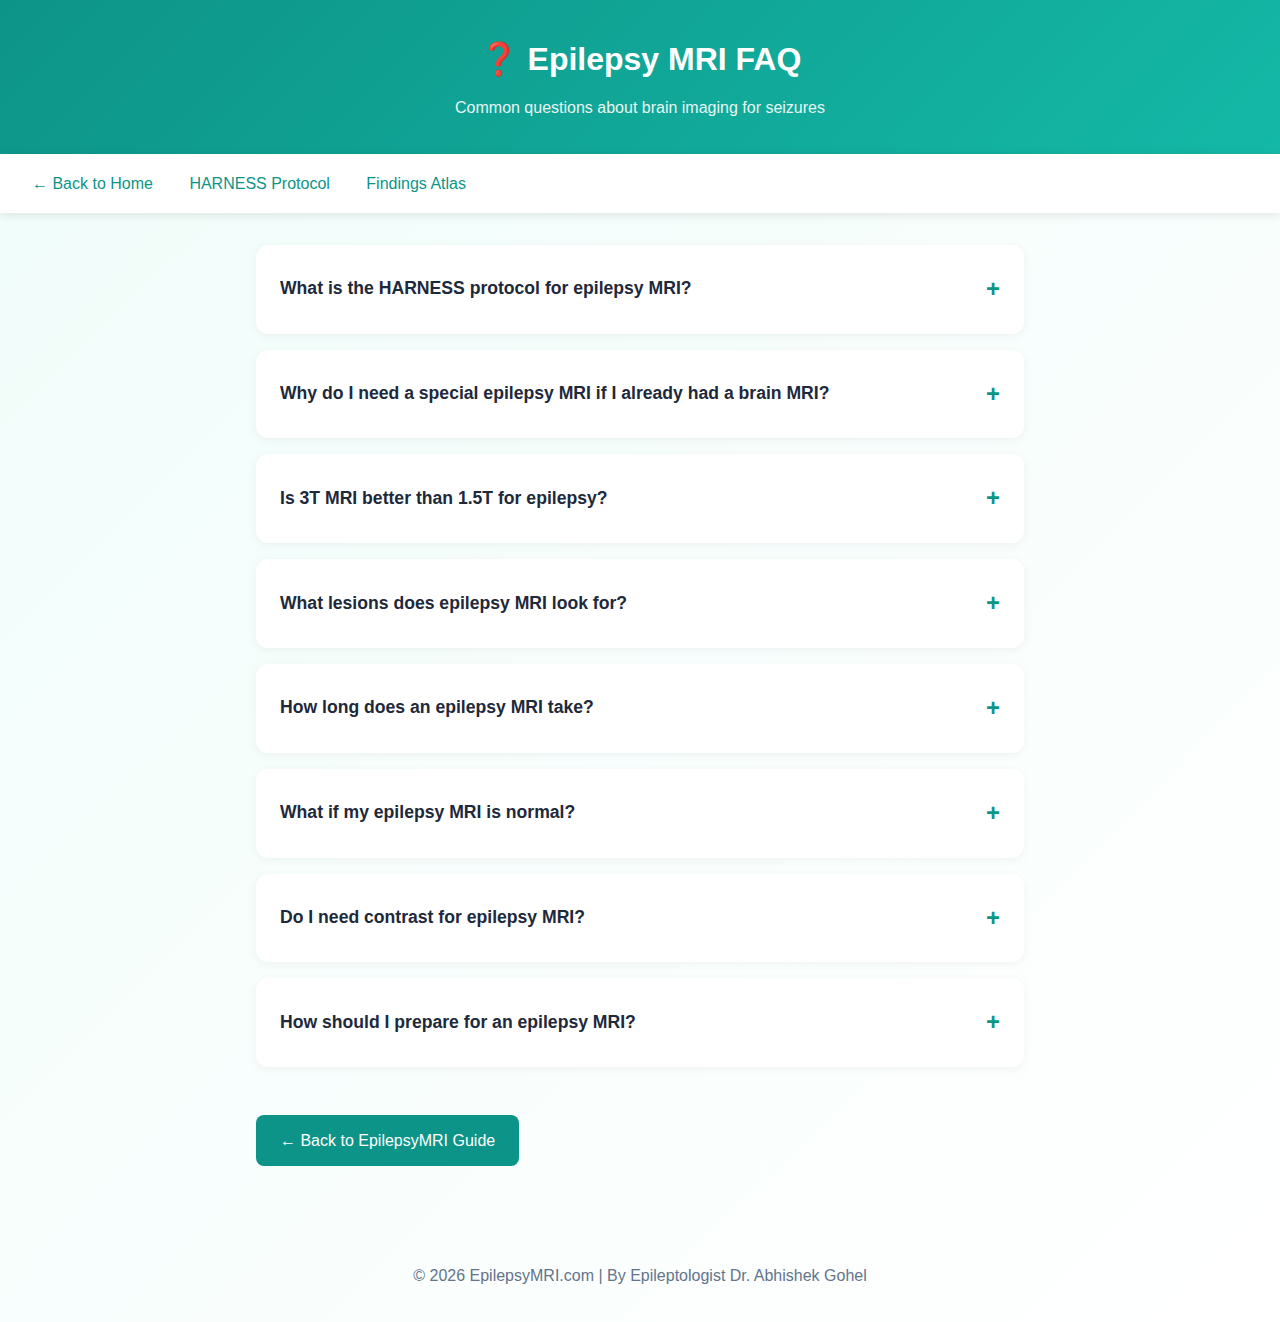
<file: faq.html>
<!DOCTYPE html>
<html lang="en">
<head>
    <meta charset="UTF-8">
    <meta name="viewport" content="width=device-width, initial-scale=1.0">
    <title>Epilepsy MRI FAQ | Questions About Brain Imaging for Seizures</title>
    <meta name="description" content="Frequently asked questions about MRI for epilepsy: preparation, what to expect, HARNESS protocol, finding lesions, and understanding results.">
    <meta name="keywords" content="epilepsy MRI FAQ, MRI for seizures questions, brain scan epilepsy, HARNESS protocol, 3T MRI epilepsy">
    <link rel="canonical" href="https://epilepsymri.com/faq.html">
    
    <!-- Open Graph -->
    <meta property="og:title" content="Epilepsy MRI FAQ | Brain Imaging Questions Answered">
    <meta property="og:description" content="Common questions about MRI for epilepsy answered by epileptologists.">
    <meta property="og:url" content="https://epilepsymri.com/faq.html">
    <meta property="og:type" content="website">
    
    <!-- FAQ Schema -->
    <script type="application/ld+json">
    {
        "@context": "https://schema.org",
        "@type": "FAQPage",
        "mainEntity": [
            {
                "@type": "Question",
                "name": "What is the HARNESS protocol for epilepsy MRI?",
                "acceptedAnswer": {
                    "@type": "Answer",
                    "text": "HARNESS (Harmonized Neuroimaging of Epilepsy Structural Sequences) is a standardized MRI protocol developed by the ILAE for detecting epilepsy-causing lesions. It includes specific sequences optimized for finding subtle abnormalities like focal cortical dysplasia and hippocampal sclerosis that routine MRI may miss."
                }
            },
            {
                "@type": "Question",
                "name": "Why do I need a special epilepsy MRI if I already had a brain MRI?",
                "acceptedAnswer": {
                    "@type": "Answer",
                    "text": "Routine brain MRI is designed to detect large abnormalities like tumors or strokes. Epilepsy-causing lesions are often very subtle and require specialized sequences, thinner slices (1mm vs 5mm), and higher field strength (3T vs 1.5T). The HARNESS protocol detects 30-50% more lesions than routine MRI."
                }
            },
            {
                "@type": "Question",
                "name": "Is 3T MRI better than 1.5T for epilepsy?",
                "acceptedAnswer": {
                    "@type": "Answer",
                    "text": "Yes, 3T MRI provides higher resolution and better signal-to-noise ratio, making it easier to detect subtle epileptogenic lesions. Studies show 3T MRI detects significantly more focal cortical dysplasia and hippocampal sclerosis than 1.5T MRI. Always request 3T for epilepsy imaging when available."
                }
            },
            {
                "@type": "Question",
                "name": "What lesions does epilepsy MRI look for?",
                "acceptedAnswer": {
                    "@type": "Answer",
                    "text": "Epilepsy MRI looks for: hippocampal sclerosis (MTS), focal cortical dysplasia (FCD), tumors (ganglioglioma, DNET), cavernomas, vascular malformations, post-traumatic gliosis, encephalitis sequelae, and cortical tubers. Finding a lesion is crucial for surgical planning in drug-resistant epilepsy."
                }
            },
            {
                "@type": "Question",
                "name": "How long does an epilepsy MRI take?",
                "acceptedAnswer": {
                    "@type": "Answer",
                    "text": "A complete epilepsy MRI with HARNESS protocol takes 45-60 minutes. This is longer than routine brain MRI (15-20 minutes) because it includes more sequences with thinner slices for detailed evaluation."
                }
            },
            {
                "@type": "Question",
                "name": "What if my epilepsy MRI is normal?",
                "acceptedAnswer": {
                    "@type": "Answer",
                    "text": "About 20-30% of epilepsy patients have normal MRI even with optimal protocols (MRI-negative epilepsy). In these cases, other tests like PET scan, ictal SPECT, or MEG may help localize the seizure focus. Advanced MRI post-processing techniques can also reveal subtle abnormalities."
                }
            },
            {
                "@type": "Question",
                "name": "Do I need contrast for epilepsy MRI?",
                "acceptedAnswer": {
                    "@type": "Answer",
                    "text": "Contrast (gadolinium) is not routinely needed for epilepsy MRI. It's typically added only if there's suspicion of tumor, infection, or inflammation. The standard HARNESS protocol does not require contrast."
                }
            },
            {
                "@type": "Question",
                "name": "How should I prepare for an epilepsy MRI?",
                "acceptedAnswer": {
                    "@type": "Answer",
                    "text": "Remove all metal objects. Inform staff about implants or pacemakers. You may need to stay still for 45-60 minutes. Avoid caffeine if possible. Bring previous MRI CDs for comparison. You can take your regular seizure medications."
                }
            }
        ]
    }
    </script>
    
    <style>
        * { margin: 0; padding: 0; box-sizing: border-box; }
        body { font-family: -apple-system, BlinkMacSystemFont, 'Segoe UI', Roboto, sans-serif; line-height: 1.7; color: #1e293b; background: linear-gradient(135deg, #f0fdfa 0%, #fff 100%); }
        header { background: linear-gradient(135deg, #0d9488, #14b8a6); color: white; padding: 2rem; text-align: center; }
        header h1 { font-size: 2rem; margin-bottom: 0.5rem; }
        header p { opacity: 0.9; }
        nav { background: white; padding: 1rem; box-shadow: 0 2px 10px rgba(0,0,0,0.1); }
        nav a { color: #0d9488; text-decoration: none; margin: 0 1rem; font-weight: 500; }
        nav a:hover { text-decoration: underline; }
        main { max-width: 800px; margin: 2rem auto; padding: 0 1rem; }
        .faq-item { background: white; border-radius: 12px; margin-bottom: 1rem; box-shadow: 0 2px 10px rgba(0,0,0,0.05); overflow: hidden; }
        .faq-question { padding: 1.5rem; cursor: pointer; font-weight: 600; font-size: 1.1rem; display: flex; justify-content: space-between; align-items: center; }
        .faq-question:hover { background: #f0fdfa; }
        .faq-question::after { content: '+'; font-size: 1.5rem; color: #0d9488; }
        .faq-item.open .faq-question::after { content: '−'; }
        .faq-answer { padding: 0 1.5rem 1.5rem; display: none; color: #64748b; }
        .faq-item.open .faq-answer { display: block; }
        .back-link { display: inline-block; margin: 2rem 0; padding: 0.75rem 1.5rem; background: #0d9488; color: white; text-decoration: none; border-radius: 8px; }
        .back-link:hover { background: #0f766e; }
        footer { text-align: center; padding: 2rem; color: #64748b; }
        @media (max-width: 600px) { header h1 { font-size: 1.5rem; } }
    </style>
</head>
<body>
    <header>
        <h1>❓ Epilepsy MRI FAQ</h1>
        <p>Common questions about brain imaging for seizures</p>
    </header>
    
    <nav>
        <a href="/">← Back to Home</a>
        <a href="/#protocol">HARNESS Protocol</a>
        <a href="/#findings">Findings Atlas</a>
    </nav>
    
    <main>
        <div class="faq-item">
            <div class="faq-question">What is the HARNESS protocol for epilepsy MRI?</div>
            <div class="faq-answer">HARNESS (Harmonized Neuroimaging of Epilepsy Structural Sequences) is a standardized MRI protocol developed by the ILAE for detecting epilepsy-causing lesions. It includes specific sequences optimized for finding subtle abnormalities like focal cortical dysplasia and hippocampal sclerosis that routine MRI may miss.</div>
        </div>
        
        <div class="faq-item">
            <div class="faq-question">Why do I need a special epilepsy MRI if I already had a brain MRI?</div>
            <div class="faq-answer">Routine brain MRI is designed to detect large abnormalities like tumors or strokes. Epilepsy-causing lesions are often very subtle and require specialized sequences, thinner slices (1mm vs 5mm), and higher field strength (3T vs 1.5T). The HARNESS protocol detects 30-50% more lesions than routine MRI.</div>
        </div>
        
        <div class="faq-item">
            <div class="faq-question">Is 3T MRI better than 1.5T for epilepsy?</div>
            <div class="faq-answer">Yes, 3T MRI provides higher resolution and better signal-to-noise ratio, making it easier to detect subtle epileptogenic lesions. Studies show 3T MRI detects significantly more focal cortical dysplasia and hippocampal sclerosis than 1.5T MRI. Always request 3T for epilepsy imaging when available.</div>
        </div>
        
        <div class="faq-item">
            <div class="faq-question">What lesions does epilepsy MRI look for?</div>
            <div class="faq-answer">Epilepsy MRI looks for: hippocampal sclerosis (MTS), focal cortical dysplasia (FCD), tumors (ganglioglioma, DNET), cavernomas, vascular malformations, post-traumatic gliosis, encephalitis sequelae, and cortical tubers. Finding a lesion is crucial for surgical planning in drug-resistant epilepsy.</div>
        </div>
        
        <div class="faq-item">
            <div class="faq-question">How long does an epilepsy MRI take?</div>
            <div class="faq-answer">A complete epilepsy MRI with HARNESS protocol takes 45-60 minutes. This is longer than routine brain MRI (15-20 minutes) because it includes more sequences with thinner slices for detailed evaluation.</div>
        </div>
        
        <div class="faq-item">
            <div class="faq-question">What if my epilepsy MRI is normal?</div>
            <div class="faq-answer">About 20-30% of epilepsy patients have normal MRI even with optimal protocols (MRI-negative epilepsy). In these cases, other tests like PET scan, ictal SPECT, or MEG may help localize the seizure focus. Advanced MRI post-processing techniques can also reveal subtle abnormalities.</div>
        </div>
        
        <div class="faq-item">
            <div class="faq-question">Do I need contrast for epilepsy MRI?</div>
            <div class="faq-answer">Contrast (gadolinium) is not routinely needed for epilepsy MRI. It's typically added only if there's suspicion of tumor, infection, or inflammation. The standard HARNESS protocol does not require contrast.</div>
        </div>
        
        <div class="faq-item">
            <div class="faq-question">How should I prepare for an epilepsy MRI?</div>
            <div class="faq-answer">Remove all metal objects. Inform staff about implants or pacemakers. You may need to stay still for 45-60 minutes. Avoid caffeine if possible. Bring previous MRI CDs for comparison. You can take your regular seizure medications.</div>
        </div>
        
        <a href="/" class="back-link">← Back to EpilepsyMRI Guide</a>
    </main>
    
    <footer>
        <p>© 2026 EpilepsyMRI.com | By Epileptologist Dr. Abhishek Gohel</p>
    </footer>
    
    <script>
        document.querySelectorAll('.faq-question').forEach(q => {
            q.addEventListener('click', () => q.parentElement.classList.toggle('open'));
        });
    </script>
</body>
</html>
</file>
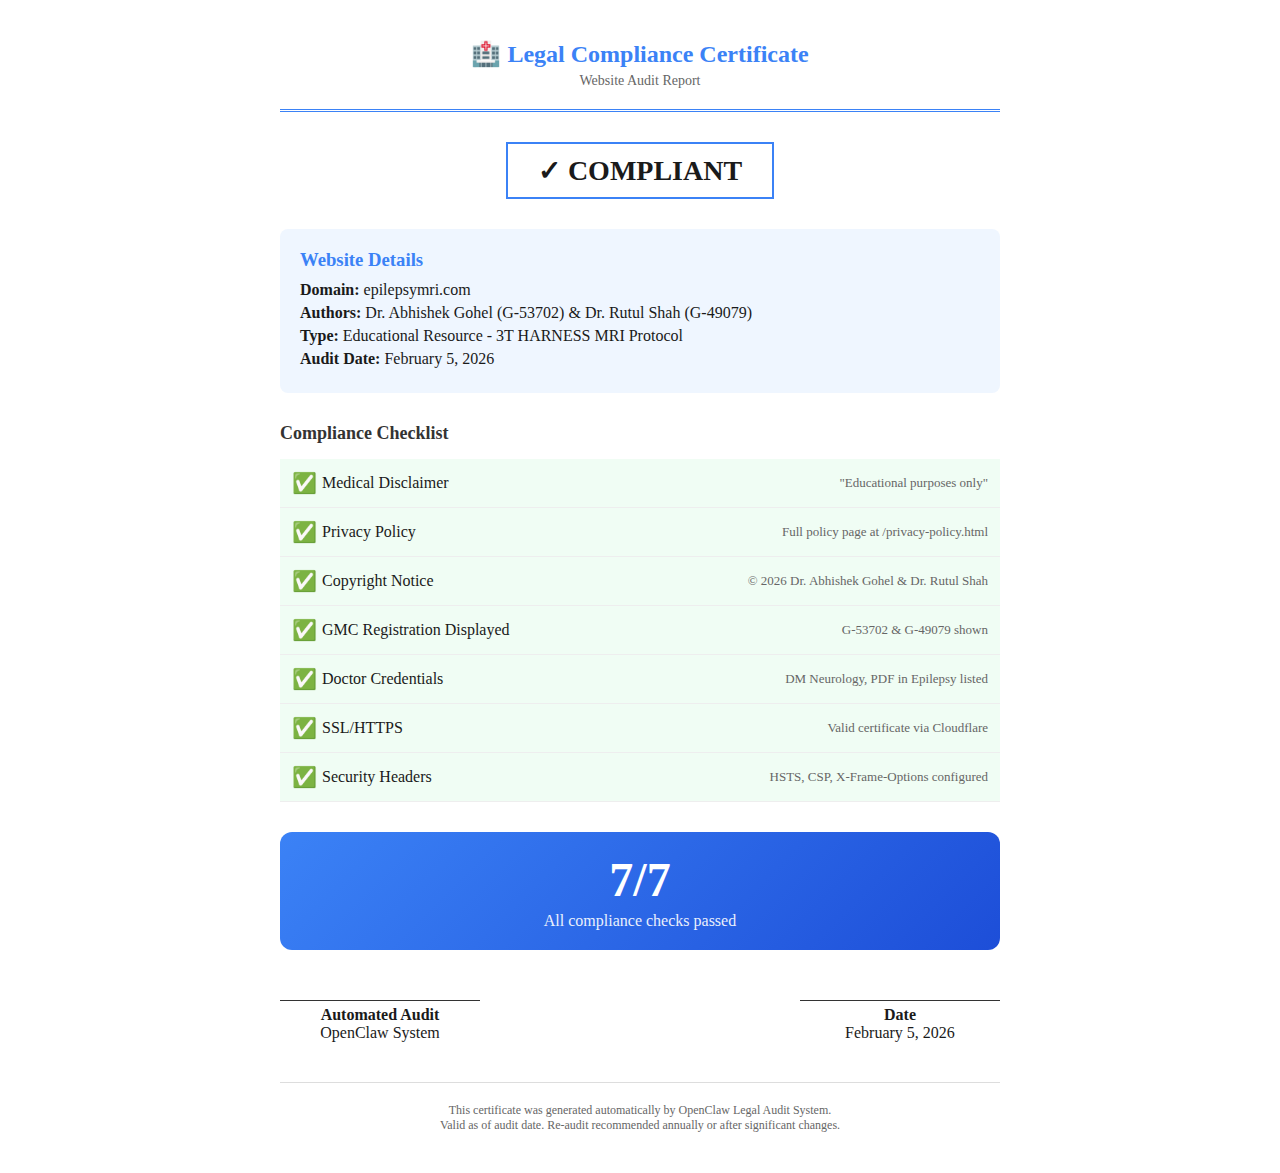
<file: legal-compliance-certificate.html>
<!DOCTYPE html>
<html lang="en">
<head>
    <meta charset="UTF-8">
    <meta name="viewport" content="width=device-width, initial-scale=1.0">
    <title>Legal Compliance Certificate - epilepsymri.com</title>
    <style>
        @media print { body { -webkit-print-color-adjust: exact; print-color-adjust: exact; } }
        * { margin: 0; padding: 0; box-sizing: border-box; }
        body { font-family: 'Georgia', serif; background: white; color: #1a1a1a; padding: 40px; max-width: 800px; margin: 0 auto; }
        .header { text-align: center; border-bottom: 3px double #3b82f6; padding-bottom: 20px; margin-bottom: 30px; }
        .header h1 { color: #3b82f6; font-size: 24px; margin-bottom: 5px; }
        .header p { color: #666; font-size: 14px; }
        .certificate-title { text-align: center; margin: 30px 0; }
        .certificate-title h2 { font-size: 28px; color: #1a1a1a; border: 2px solid #3b82f6; display: inline-block; padding: 10px 30px; }
        .site-info { background: #eff6ff; padding: 20px; border-radius: 8px; margin: 20px 0; }
        .site-info h3 { color: #3b82f6; margin-bottom: 10px; }
        .site-info p { margin: 5px 0; }
        .checklist { margin: 30px 0; }
        .checklist h3 { color: #333; margin-bottom: 15px; font-size: 18px; }
        .check-item { display: flex; align-items: center; padding: 12px; border-bottom: 1px solid #eee; }
        .check-item.pass { background: #f0fdf4; }
        .check-item .status { width: 30px; font-size: 20px; }
        .check-item .label { flex: 1; font-weight: 500; }
        .check-item .detail { color: #666; font-size: 13px; }
        .score { text-align: center; margin: 30px 0; padding: 20px; background: linear-gradient(135deg, #3b82f6, #1d4ed8); color: white; border-radius: 12px; }
        .score h3 { font-size: 48px; margin-bottom: 5px; }
        .score p { opacity: 0.9; }
        .footer { margin-top: 40px; padding-top: 20px; border-top: 1px solid #ddd; text-align: center; color: #666; font-size: 12px; }
        .signature { margin-top: 40px; display: flex; justify-content: space-between; }
        .signature div { text-align: center; }
        .signature .line { width: 200px; border-top: 1px solid #333; margin: 10px auto 5px; }
    </style>
</head>
<body>
    <div class="header">
        <h1>🏥 Legal Compliance Certificate</h1>
        <p>Website Audit Report</p>
    </div>

    <div class="certificate-title">
        <h2>✓ COMPLIANT</h2>
    </div>

    <div class="site-info">
        <h3>Website Details</h3>
        <p><strong>Domain:</strong> epilepsymri.com</p>
        <p><strong>Authors:</strong> Dr. Abhishek Gohel (G-53702) & Dr. Rutul Shah (G-49079)</p>
        <p><strong>Type:</strong> Educational Resource - 3T HARNESS MRI Protocol</p>
        <p><strong>Audit Date:</strong> February 5, 2026</p>
    </div>

    <div class="checklist">
        <h3>Compliance Checklist</h3>
        
        <div class="check-item pass">
            <span class="status">✅</span>
            <span class="label">Medical Disclaimer</span>
            <span class="detail">"Educational purposes only"</span>
        </div>
        
        <div class="check-item pass">
            <span class="status">✅</span>
            <span class="label">Privacy Policy</span>
            <span class="detail">Full policy page at /privacy-policy.html</span>
        </div>
        
        <div class="check-item pass">
            <span class="status">✅</span>
            <span class="label">Copyright Notice</span>
            <span class="detail">© 2026 Dr. Abhishek Gohel & Dr. Rutul Shah</span>
        </div>
        
        <div class="check-item pass">
            <span class="status">✅</span>
            <span class="label">GMC Registration Displayed</span>
            <span class="detail">G-53702 & G-49079 shown</span>
        </div>
        
        <div class="check-item pass">
            <span class="status">✅</span>
            <span class="label">Doctor Credentials</span>
            <span class="detail">DM Neurology, PDF in Epilepsy listed</span>
        </div>
        
        <div class="check-item pass">
            <span class="status">✅</span>
            <span class="label">SSL/HTTPS</span>
            <span class="detail">Valid certificate via Cloudflare</span>
        </div>
        
        <div class="check-item pass">
            <span class="status">✅</span>
            <span class="label">Security Headers</span>
            <span class="detail">HSTS, CSP, X-Frame-Options configured</span>
        </div>
    </div>

    <div class="score">
        <h3>7/7</h3>
        <p>All compliance checks passed</p>
    </div>

    <div class="signature">
        <div>
            <div class="line"></div>
            <p><strong>Automated Audit</strong></p>
            <p>OpenClaw System</p>
        </div>
        <div>
            <div class="line"></div>
            <p><strong>Date</strong></p>
            <p>February 5, 2026</p>
        </div>
    </div>

    <div class="footer">
        <p>This certificate was generated automatically by OpenClaw Legal Audit System.</p>
        <p>Valid as of audit date. Re-audit recommended annually or after significant changes.</p>
    </div>
</body>
</html>
</file>
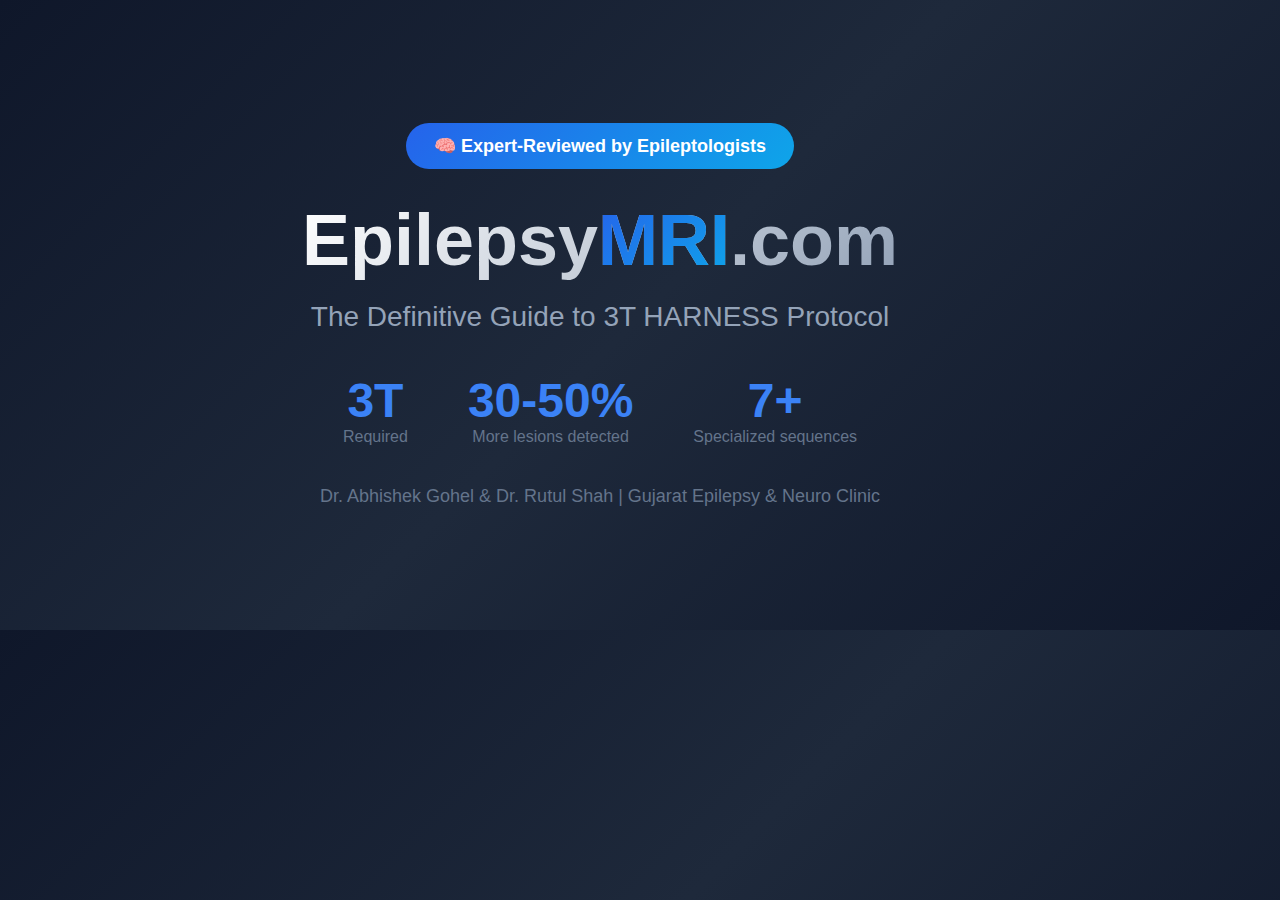
<file: og-image.html>
<!DOCTYPE html>
<html>
<head>
    <style>
        * { margin: 0; padding: 0; box-sizing: border-box; }
        body {
            width: 1200px;
            height: 630px;
            background: linear-gradient(135deg, #0F172A 0%, #1E293B 50%, #0F172A 100%);
            font-family: 'Inter', -apple-system, sans-serif;
            display: flex;
            align-items: center;
            justify-content: center;
            color: white;
        }
        .container {
            text-align: center;
            padding: 60px;
        }
        .badge {
            display: inline-block;
            background: linear-gradient(135deg, #2563EB, #0EA5E9);
            padding: 12px 28px;
            border-radius: 50px;
            font-size: 18px;
            font-weight: 600;
            margin-bottom: 30px;
        }
        .logo {
            font-size: 48px;
            margin-bottom: 20px;
        }
        h1 {
            font-size: 72px;
            font-weight: 800;
            margin-bottom: 20px;
            background: linear-gradient(135deg, #fff 0%, #94A3B8 100%);
            -webkit-background-clip: text;
            -webkit-text-fill-color: transparent;
        }
        .highlight {
            background: linear-gradient(135deg, #2563EB, #0EA5E9);
            -webkit-background-clip: text;
            -webkit-text-fill-color: transparent;
        }
        .subtitle {
            font-size: 28px;
            color: #94A3B8;
            margin-bottom: 40px;
        }
        .stats {
            display: flex;
            justify-content: center;
            gap: 60px;
        }
        .stat {
            text-align: center;
        }
        .stat-number {
            font-size: 48px;
            font-weight: 700;
            color: #3B82F6;
        }
        .stat-label {
            font-size: 16px;
            color: #64748B;
        }
        .authors {
            margin-top: 40px;
            font-size: 18px;
            color: #64748B;
        }
    </style>
</head>
<body>
    <div class="container">
        <div class="badge">🧠 Expert-Reviewed by Epileptologists</div>
        <h1>Epilepsy<span class="highlight">MRI</span>.com</h1>
        <p class="subtitle">The Definitive Guide to 3T HARNESS Protocol</p>
        <div class="stats">
            <div class="stat">
                <div class="stat-number">3T</div>
                <div class="stat-label">Required</div>
            </div>
            <div class="stat">
                <div class="stat-number">30-50%</div>
                <div class="stat-label">More lesions detected</div>
            </div>
            <div class="stat">
                <div class="stat-number">7+</div>
                <div class="stat-label">Specialized sequences</div>
            </div>
        </div>
        <p class="authors">Dr. Abhishek Gohel & Dr. Rutul Shah | Gujarat Epilepsy & Neuro Clinic</p>
    </div>
</body>
</html>
</file>
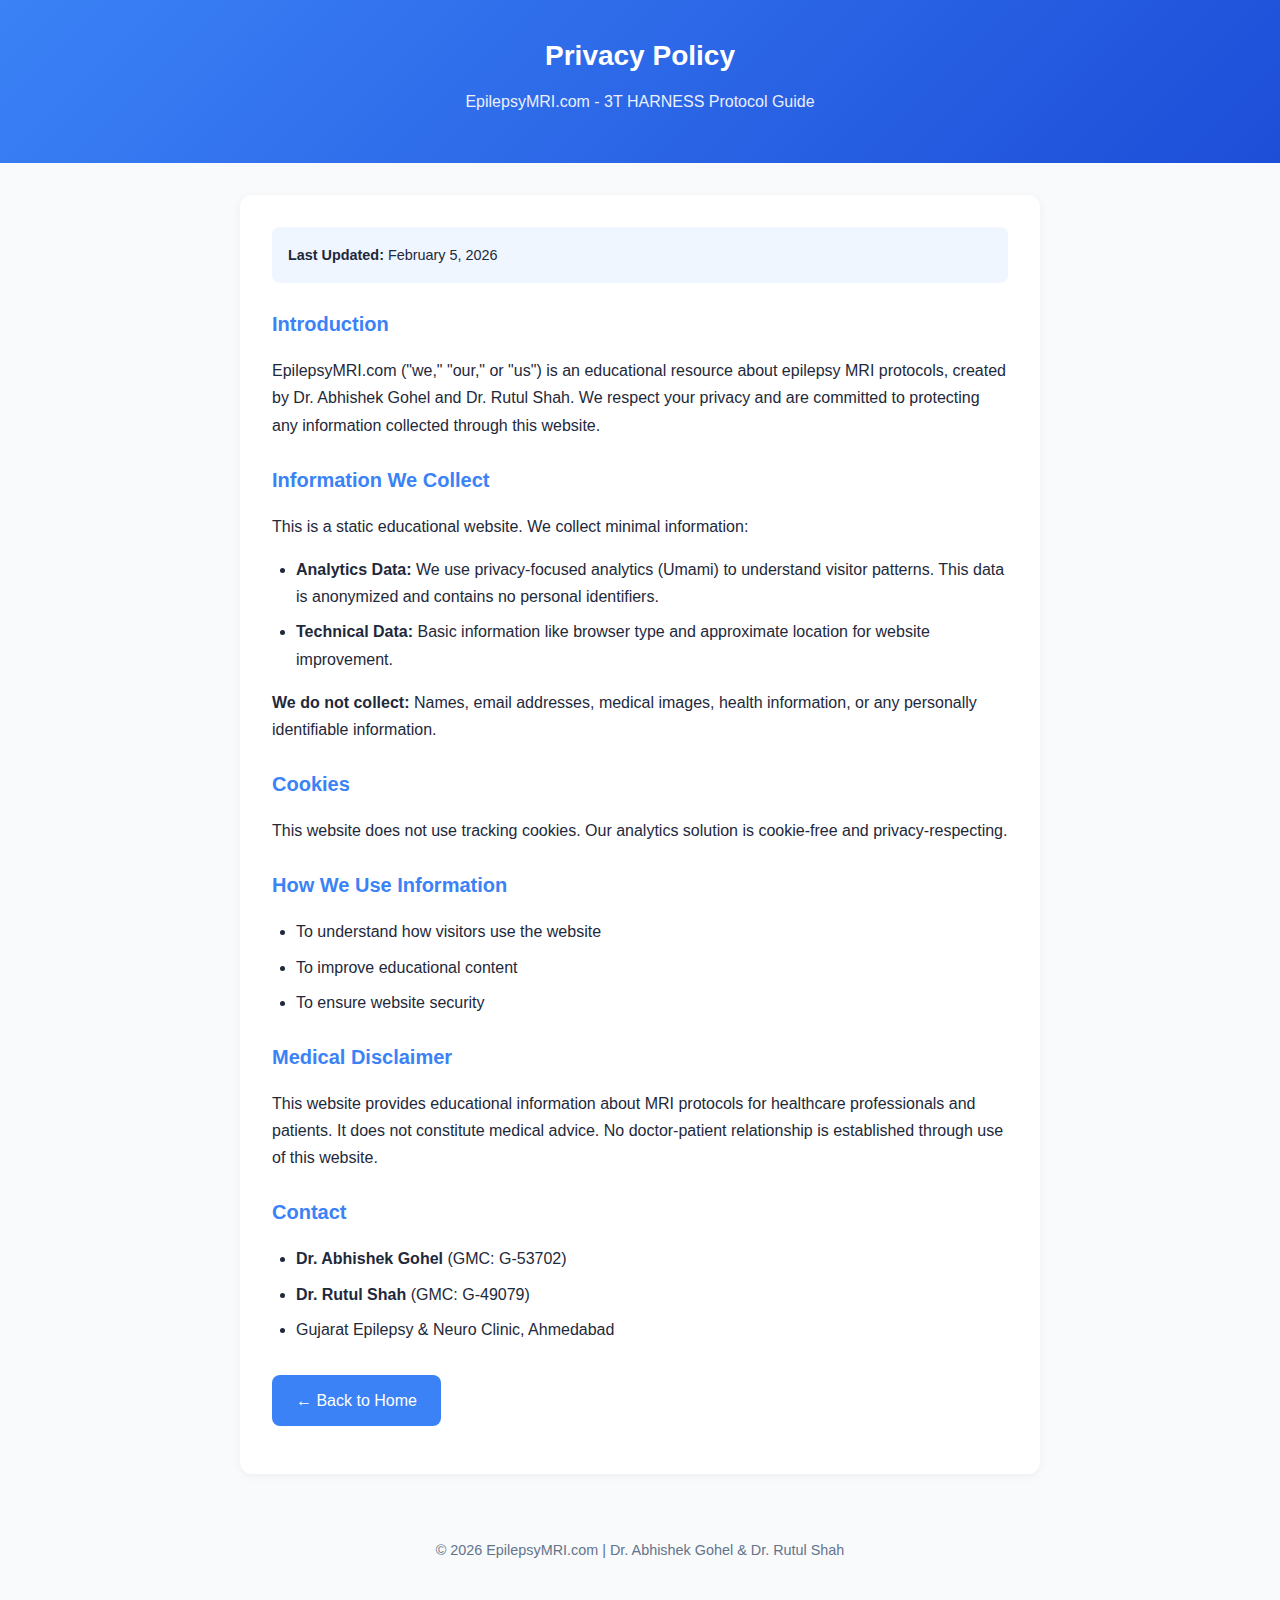
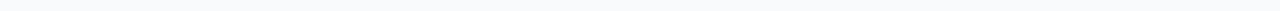
<file: privacy-policy.html>
<!DOCTYPE html>
<html lang="en">
<head>
    <meta charset="UTF-8">
    <meta name="viewport" content="width=device-width, initial-scale=1.0">
    <title>Privacy Policy - EpilepsyMRI.com</title>
    <style>
        * { margin: 0; padding: 0; box-sizing: border-box; }
        body { font-family: -apple-system, BlinkMacSystemFont, 'Segoe UI', Roboto, sans-serif; line-height: 1.7; color: #1e293b; background: #f8fafc; }
        header { background: linear-gradient(135deg, #3b82f6, #1d4ed8); color: white; padding: 2rem; text-align: center; }
        header h1 { font-size: 1.75rem; margin-bottom: 0.5rem; }
        header p { opacity: 0.9; }
        main { background: white; padding: 2rem; margin: 2rem auto; max-width: 800px; border-radius: 12px; box-shadow: 0 2px 10px rgba(0,0,0,0.05); }
        h2 { color: #3b82f6; margin: 1.5rem 0 1rem; font-size: 1.25rem; }
        h2:first-child { margin-top: 0; }
        p, ul { margin-bottom: 1rem; }
        ul { padding-left: 1.5rem; }
        li { margin-bottom: 0.5rem; }
        a { color: #3b82f6; }
        .back-link { display: inline-block; margin: 1rem 0; padding: 0.75rem 1.5rem; background: #3b82f6; color: white; text-decoration: none; border-radius: 8px; }
        .back-link:hover { background: #1d4ed8; }
        footer { text-align: center; padding: 2rem; color: #64748b; font-size: 0.9rem; }
        .update-date { background: #eff6ff; padding: 1rem; border-radius: 8px; margin-bottom: 1.5rem; font-size: 0.9rem; }
    </style>
</head>
<body>
    <header>
        <h1>Privacy Policy</h1>
        <p>EpilepsyMRI.com - 3T HARNESS Protocol Guide</p>
    </header>
    
    <main>
        <div class="update-date">
            <strong>Last Updated:</strong> February 5, 2026
        </div>

        <h2>Introduction</h2>
        <p>EpilepsyMRI.com ("we," "our," or "us") is an educational resource about epilepsy MRI protocols, created by Dr. Abhishek Gohel and Dr. Rutul Shah. We respect your privacy and are committed to protecting any information collected through this website.</p>

        <h2>Information We Collect</h2>
        <p>This is a static educational website. We collect minimal information:</p>
        <ul>
            <li><strong>Analytics Data:</strong> We use privacy-focused analytics (Umami) to understand visitor patterns. This data is anonymized and contains no personal identifiers.</li>
            <li><strong>Technical Data:</strong> Basic information like browser type and approximate location for website improvement.</li>
        </ul>
        <p><strong>We do not collect:</strong> Names, email addresses, medical images, health information, or any personally identifiable information.</p>

        <h2>Cookies</h2>
        <p>This website does not use tracking cookies. Our analytics solution is cookie-free and privacy-respecting.</p>

        <h2>How We Use Information</h2>
        <ul>
            <li>To understand how visitors use the website</li>
            <li>To improve educational content</li>
            <li>To ensure website security</li>
        </ul>

        <h2>Medical Disclaimer</h2>
        <p>This website provides educational information about MRI protocols for healthcare professionals and patients. It does not constitute medical advice. No doctor-patient relationship is established through use of this website.</p>

        <h2>Contact</h2>
        <ul>
            <li><strong>Dr. Abhishek Gohel</strong> (GMC: G-53702)</li>
            <li><strong>Dr. Rutul Shah</strong> (GMC: G-49079)</li>
            <li>Gujarat Epilepsy & Neuro Clinic, Ahmedabad</li>
        </ul>

        <a href="/" class="back-link">← Back to Home</a>
    </main>

    <footer>
        <p>© 2026 EpilepsyMRI.com | Dr. Abhishek Gohel & Dr. Rutul Shah</p>
    </footer>
</body>
</html>
</file>
<file: styles.css>
/* EpilepsyMRI.com - Glassmorphism Design */

@import url('https://fonts.googleapis.com/css2?family=Inter:wght@400;500;600;700;800&family=Space+Grotesk:wght@500;600;700&display=swap');

/* ===== Light Mode Variables ===== */
:root {
    --color-primary: #2563EB;
    --color-primary-dark: #1D4ED8;
    --color-primary-light: #3B82F6;
    --color-accent: #0EA5E9;
    --color-success: #10B981;
    --color-warning: #F59E0B;
    --color-danger: #EF4444;
    --color-heading: #0F172A;
    --color-text: #1E293B;
    --color-text-light: #475569;
    --color-text-muted: #64748B;
    --color-bg: #F0F9FF;
    --color-bg-alt: #E0F2FE;
    --color-bg-solid: #FFFFFF;
    --color-border: rgba(255, 255, 255, 0.6);
    --color-card-bg: rgba(255, 255, 255, 0.7);
    --color-glass: rgba(255, 255, 255, 0.25);
    --color-glass-border: rgba(255, 255, 255, 0.4);
    --blur-amount: 20px;
    --font-heading: 'Space Grotesk', sans-serif;
    --font-body: 'Inter', sans-serif;
    --radius-sm: 8px;
    --radius-md: 16px;
    --radius-lg: 20px;
    --radius-xl: 28px;
    --shadow-sm: 0 2px 8px rgba(0, 0, 0, 0.04);
    --shadow-md: 0 8px 24px rgba(0, 0, 0, 0.06);
    --shadow-lg: 0 16px 48px rgba(0, 0, 0, 0.08);
    --shadow-glass: 0 8px 32px rgba(31, 38, 135, 0.15);
}

/* ===== Dark Mode Variables ===== */
[data-theme="dark"] {
    --color-heading: #F1F5F9;
    --color-text: #E2E8F0;
    --color-text-light: #94A3B8;
    --color-text-muted: #94A3B8;
    --color-bg: #0F172A;
    --color-bg-alt: #1E293B;
    --color-bg-solid: #1E293B;
    --color-border: rgba(255, 255, 255, 0.1);
    --color-card-bg: rgba(30, 41, 59, 0.7);
    --color-glass: rgba(30, 41, 59, 0.6);
    --color-glass-border: rgba(255, 255, 255, 0.1);
    --shadow-glass: 0 8px 32px rgba(0, 0, 0, 0.3);
}

[data-theme="dark"] h1,
[data-theme="dark"] h2,
[data-theme="dark"] h3,
[data-theme="dark"] h4 {
    color: #F1F5F9;
}

/* ===== Reset ===== */
*,
*::before,
*::after {
    box-sizing: border-box;
    margin: 0;
    padding: 0;
}

html {
    scroll-behavior: smooth;
}

body {
    font-family: var(--font-body);
    font-size: 16px;
    line-height: 1.7;
    color: var(--color-text);
    background: var(--color-bg);
    transition: background 0.3s ease, color 0.3s ease;
}

/* ===== Typography ===== */
h1,
h2,
h3,
h4 {
    font-family: var(--font-heading);
    font-weight: 700;
    line-height: 1.35;
    color: var(--color-heading);
    transition: color 0.3s ease;
}

h1 {
    font-size: clamp(2.5rem, 5vw, 3.5rem);
    line-height: 1.4;
}

h2 {
    font-size: clamp(1.75rem, 4vw, 2.5rem);
}

h3 {
    font-size: 1.25rem;
}

p {
    margin-bottom: 1rem;
}

a {
    color: var(--color-primary);
    text-decoration: none;
}

a:hover {
    color: var(--color-primary-dark);
}

ul {
    list-style: none;
}

/* ===== Glassmorphism Card ===== */
.glass {
    background: var(--color-glass);
    backdrop-filter: blur(var(--blur-amount));
    -webkit-backdrop-filter: blur(var(--blur-amount));
    border: 1px solid var(--color-glass-border);
    box-shadow: var(--shadow-glass);
}

/* ===== Layout ===== */
.container {
    max-width: 1200px;
    margin: 0 auto;
    padding: 0 1.5rem;
}

.section {
    padding: 2rem 0 5rem 0;
}

.section-header {
    text-align: center;
    margin-bottom: 3rem;
}

.section-badge {
    display: inline-block;
    background: linear-gradient(135deg, var(--color-primary), var(--color-accent));
    color: white;
    padding: 0.4rem 1.25rem;
    border-radius: 50px;
    font-size: 0.85rem;
    font-weight: 600;
    margin-bottom: 1rem;
    box-shadow: 0 4px 15px rgba(37, 99, 235, 0.3);
}

.section-header h2 {
    margin-bottom: 0.5rem;
}

.section-header p {
    color: var(--color-text-light);
    font-size: 1.1rem;
}

/* ===== Header ===== */
.header {
    position: sticky;
    top: 0;
    background: var(--color-glass);
    backdrop-filter: blur(var(--blur-amount));
    -webkit-backdrop-filter: blur(var(--blur-amount));
    border-bottom: 1px solid var(--color-glass-border);
    z-index: 100;
    transition: all 0.3s ease;
}

.header-content {
    display: flex;
    align-items: center;
    justify-content: space-between;
    padding: 1rem 1.5rem;
}

.logo {
    display: flex;
    align-items: center;
    gap: 0.5rem;
    font-family: var(--font-heading);
    font-size: 1.5rem;
    font-weight: 700;
    color: var(--color-heading);
}

.logo-icon {
    font-size: 1.75rem;
}

.logo-accent {
    color: var(--color-primary);
}

.nav-list {
    display: flex;
    gap: 0.5rem;
}

.nav-link {
    padding: 0.5rem 1rem;
    border-radius: var(--radius-md);
    font-weight: 500;
    color: var(--color-text-light);
    transition: all 0.2s;
}

.nav-link:hover {
    color: var(--color-primary);
    background: var(--color-card-bg);
}

.nav-link.highlight {
    background: var(--color-primary);
    color: white;
}

.nav-link.highlight:hover {
    background: var(--color-primary-dark);
    color: white;
}

/* Theme Toggle */
.theme-toggle {
    background: var(--color-card-bg);
    border: 1px solid var(--color-glass-border);
    border-radius: var(--radius-md);
    padding: 0.5rem 0.75rem;
    cursor: pointer;
    font-size: 1.25rem;
    transition: all 0.2s;
    margin-right: 0.5rem;
}

.theme-toggle:hover {
    background: var(--color-glass);
    transform: scale(1.05);
}

.nav-toggle {
    display: none;
    background: none;
    border: none;
    cursor: pointer;
    padding: 0.5rem;
}

.hamburger {
    display: block;
    width: 24px;
    height: 2px;
    background: var(--color-heading);
    position: relative;
    transition: background 0.3s;
}

.hamburger::before,
.hamburger::after {
    content: '';
    position: absolute;
    width: 24px;
    height: 2px;
    background: var(--color-heading);
    left: 0;
    transition: background 0.3s;
}

.hamburger::before {
    top: -7px;
}

.hamburger::after {
    top: 7px;
}

@media (max-width: 900px) {
    .nav {
        display: none;
        position: absolute;
        top: 100%;
        left: 0;
        right: 0;
        z-index: 99;
        /* Ensure menu is above page content */
        /* FIXED: Solid opaque background instead of translucent glass */
        background: var(--color-bg-solid);
        border-bottom: 1px solid var(--color-glass-border);
        padding: 1rem;
        box-shadow: var(--shadow-lg);
    }

    .nav.active {
        display: block;
    }

    .nav-list {
        flex-direction: column;
    }

    .nav-toggle {
        display: block;
    }
}

/* Scroll margin for anchor navigation - header is ~70px tall */
section[id] {
    scroll-margin-top: 70px;
}

/* ===== Hero ===== */
.hero {
    position: relative;
    padding: 6rem 0;
    overflow: hidden;
    background: linear-gradient(135deg, var(--color-bg) 0%, var(--color-bg-alt) 50%, var(--color-bg) 100%);
}

.hero-content {
    max-width: 800px;
    position: relative;
    z-index: 1;
}

.hero-badge {
    display: inline-flex;
    align-items: center;
    gap: 0.5rem;
    background: var(--color-card-bg);
    backdrop-filter: blur(10px);
    border: 1px solid var(--color-glass-border);
    padding: 0.5rem 1.25rem;
    border-radius: 50px;
    font-size: 0.85rem;
    font-weight: 500;
    color: var(--color-text);
    box-shadow: var(--shadow-glass);
    margin-bottom: 1.5rem;
}

.badge-icon {
    font-size: 1rem;
}

.hero h1 {
    margin-bottom: 1.5rem;
}

.gradient-text {
    background: linear-gradient(135deg, var(--color-primary) 0%, var(--color-accent) 100%);
    -webkit-background-clip: text;
    -webkit-text-fill-color: transparent;
    background-clip: text;
}

.hero-lead {
    font-size: 1.25rem;
    color: var(--color-text-light);
    margin-bottom: 2rem;
    max-width: 65ch;
}

.hero-cta {
    display: flex;
    gap: 1rem;
    flex-wrap: wrap;
    margin-bottom: 3rem;
}

.hero-stats {
    display: flex;
    gap: 2rem;
    flex-wrap: wrap;
}

.stat {
    text-align: left;
    padding: 1.25rem;
    background: var(--color-card-bg);
    backdrop-filter: blur(10px);
    border: 1px solid var(--color-glass-border);
    border-radius: var(--radius-lg);
    box-shadow: var(--shadow-glass);
}

.stat-number {
    display: block;
    font-family: var(--font-heading);
    font-size: 2.5rem;
    font-weight: 700;
    color: var(--color-primary);
}

.stat-label {
    font-size: 0.85rem;
    color: var(--color-text-muted);
}

.hero-gradient {
    position: absolute;
    top: 0;
    right: 0;
    width: 50%;
    height: 100%;
    background: radial-gradient(circle at 70% 30%, rgba(37, 99, 235, 0.15), transparent 50%);
    pointer-events: none;
}

/* ===== Buttons ===== */
.btn {
    display: inline-flex;
    align-items: center;
    gap: 0.5rem;
    padding: 0.85rem 1.75rem;
    border-radius: var(--radius-lg);
    font-weight: 600;
    font-size: 0.95rem;
    cursor: pointer;
    transition: all 0.2s;
    border: none;
}

.btn-lg {
    padding: 1rem 2rem;
    font-size: 1rem;
}

.btn-primary {
    background: linear-gradient(135deg, var(--color-primary), var(--color-accent));
    color: white;
    box-shadow: 0 4px 15px rgba(37, 99, 235, 0.3);
}

.btn-primary:hover {
    transform: translateY(-2px);
    box-shadow: 0 8px 25px rgba(37, 99, 235, 0.4);
}

.btn-outline {
    background: var(--color-card-bg);
    backdrop-filter: blur(10px);
    color: var(--color-primary);
    border: 1px solid var(--color-primary);
}

.btn-outline:hover {
    background: var(--color-primary);
    color: white;
}

.btn:focus-visible {
    outline: 3px solid var(--color-primary);
    outline-offset: 2px;
}

/* ===== Problem Section ===== */
.problem-section {
    background: var(--color-bg-alt);
}

.problem-grid {
    display: grid;
    grid-template-columns: repeat(2, 1fr);
    gap: 2rem;
    max-width: 900px;
    margin: 0 auto;
}

@media (max-width: 700px) {
    .problem-grid {
        grid-template-columns: 1fr;
    }
}

.problem-card {
    background: var(--color-card-bg);
    backdrop-filter: blur(var(--blur-amount));
    border: 1px solid var(--color-glass-border);
    border-radius: var(--radius-xl);
    padding: 2rem;
    box-shadow: var(--shadow-glass);
    transition: transform 0.2s, box-shadow 0.2s;
}

.problem-card:hover {
    transform: translateY(-4px);
}

.problem-card.wrong {
    border-left: 4px solid #EF4444;
}

.problem-card.right {
    border-left: 4px solid #10B981;
}

.problem-card .card-icon {
    font-size: 2rem;
    margin-bottom: 1rem;
}

.problem-card h2,
.problem-card h3 {
    margin-bottom: 1rem;
    font-size: 1.25rem;
}

.problem-card ul {
    margin-bottom: 1.5rem;
}

.problem-card li {
    padding: 0.5rem 0;
    padding-left: 1.5rem;
    position: relative;
    color: var(--color-text-light);
}

.problem-card li::before {
    content: '•';
    position: absolute;
    left: 0;
    color: var(--color-text-muted);
}

.card-result {
    padding: 0.75rem 1rem;
    border-radius: var(--radius-md);
    font-weight: 600;
    text-align: center;
}

.card-result.bad {
    background: rgba(239, 68, 68, 0.15);
    color: #EF4444;
}

.card-result.good {
    background: rgba(16, 185, 129, 0.15);
    color: #10B981;
}

/* ===== HARNESS Section ===== */
.harness-section {
    background: linear-gradient(180deg, var(--color-bg) 0%, var(--color-bg-alt) 100%);
}

.harness-section .section-badge {
    animation: pulse-glow 2s ease-in-out infinite;
}

@keyframes pulse-glow {

    0%,
    100% {
        box-shadow: 0 0 0 0 rgba(37, 99, 235, 0.4);
    }

    50% {
        box-shadow: 0 0 0 10px rgba(37, 99, 235, 0);
    }
}

.harness-highlight {
    display: grid;
    grid-template-columns: 1fr auto;
    gap: 3rem;
    align-items: center;
    background: var(--color-card-bg);
    backdrop-filter: blur(var(--blur-amount));
    border: 1px solid var(--color-glass-border);
    border-radius: var(--radius-xl);
    padding: 2.5rem;
    margin-bottom: 3rem;
    box-shadow: var(--shadow-glass);
}

@media (max-width: 700px) {
    .harness-highlight {
        grid-template-columns: 1fr;
        padding: 2rem;
    }
}

.harness-highlight h3 {
    margin-bottom: 1rem;
    color: var(--color-primary);
}

.check-list li {
    padding: 0.5rem 0;
    padding-left: 2rem;
    position: relative;
    color: var(--color-text);
}

.check-list li::before {
    content: '✓';
    position: absolute;
    left: 0;
    color: var(--color-success);
    font-weight: 700;
}

.check-list.alert li::before {
    content: '⚠';
    color: var(--color-warning);
}

.protocol-badge {
    text-align: center;
}

.badge-3t {
    display: block;
    font-family: var(--font-heading);
    font-size: 4rem;
    font-weight: 700;
    background: linear-gradient(135deg, var(--color-primary), var(--color-accent));
    -webkit-background-clip: text;
    background-clip: text;
    -webkit-text-fill-color: transparent;
}

.badge-label {
    display: block;
    font-size: 0.9rem;
    color: var(--color-text-muted);
    font-weight: 600;
}

.protocol-table-wrapper {
    background: var(--color-card-bg);
    backdrop-filter: blur(var(--blur-amount));
    border: 1px solid var(--color-glass-border);
    border-radius: var(--radius-xl);
    padding: 2rem;
    box-shadow: var(--shadow-glass);
    margin-bottom: 2rem;
    overflow-x: auto;
}

.protocol-table-wrapper h3 {
    margin-bottom: 1.5rem;
}

.protocol-table {
    width: 100%;
    border-collapse: collapse;
}

.protocol-table th,
.protocol-table td {
    padding: 1rem 1.25rem;
    text-align: left;
    border-bottom: 1px solid var(--color-border);
}

.protocol-table th {
    background: var(--color-glass);
    font-weight: 600;
    color: var(--color-heading);
}

.protocol-table td:first-child {
    font-weight: 600;
    color: var(--color-heading);
}

.protocol-table tr:last-child td {
    border-bottom: none;
}

.protocol-table tr:hover {
    background: var(--color-glass);
}

.protocol-cta {
    text-align: center;
}

.cta-note {
    margin-top: 0.75rem;
    font-size: 0.9rem;
    color: var(--color-text-muted);
}

/* ===== Patient Section ===== */
.patients-section {
    background: var(--color-bg);
}

.patient-cards {
    display: grid;
    grid-template-columns: repeat(3, 1fr);
    gap: 1.5rem;
    margin-bottom: 3rem;
}

@media (max-width: 900px) {
    .patient-cards {
        grid-template-columns: 1fr;
    }
}

.patient-card {
    background: var(--color-card-bg);
    backdrop-filter: blur(var(--blur-amount));
    border: 1px solid var(--color-glass-border);
    border-radius: var(--radius-xl);
    padding: 2rem;
    box-shadow: var(--shadow-glass);
    transition: transform 0.2s, box-shadow 0.2s;
}

.patient-card:hover {
    transform: translateY(-4px);
}

.patient-card .card-icon {
    font-size: 2rem;
    margin-bottom: 1rem;
}

.patient-card h3 {
    margin-bottom: 1rem;
}

.patient-card li {
    padding: 0.5rem 0;
    padding-left: 1.5rem;
    position: relative;
    color: var(--color-text-light);
    font-size: 0.95rem;
}

.patient-card li::before {
    content: '→';
    position: absolute;
    left: 0;
    color: var(--color-primary);
}

.ask-box {
    background: var(--color-card-bg);
    backdrop-filter: blur(var(--blur-amount));
    border: 1px solid var(--color-glass-border);
    border-radius: var(--radius-xl);
    padding: 2rem;
    box-shadow: var(--shadow-glass);
}

.ask-box h3 {
    margin-bottom: 1.5rem;
}

.ask-questions {
    display: grid;
    grid-template-columns: repeat(2, 1fr);
    gap: 1rem;
}

@media (max-width: 600px) {
    .ask-questions {
        grid-template-columns: 1fr;
    }
}

.question {
    background: var(--color-glass);
    padding: 1rem 1.25rem;
    border-radius: var(--radius-md);
    font-style: italic;
    color: var(--color-text);
    border-left: 3px solid var(--color-primary);
}

/* ===== Clinicians Section ===== */
.clinicians-section {
    background: var(--color-bg-alt);
}

.clinician-grid {
    display: grid;
    grid-template-columns: repeat(3, 1fr);
    gap: 1.5rem;
    margin-bottom: 2rem;
}

@media (max-width: 900px) {
    .clinician-grid {
        grid-template-columns: 1fr;
    }
}

.checklist-card {
    background: var(--color-card-bg);
    backdrop-filter: blur(var(--blur-amount));
    border: 1px solid var(--color-glass-border);
    border-radius: var(--radius-xl);
    padding: 2rem;
    box-shadow: var(--shadow-glass);
    transition: transform 0.2s;
}

.checklist-card:hover {
    transform: translateY(-4px);
}

.checklist-card h3 {
    margin-bottom: 1rem;
}

.key-principle {
    display: flex;
    gap: 1.5rem;
    align-items: flex-start;
    background: linear-gradient(135deg, rgba(251, 191, 36, 0.2), rgba(245, 158, 11, 0.1));
    backdrop-filter: blur(10px);
    border: 1px solid rgba(251, 191, 36, 0.3);
    border-radius: var(--radius-xl);
    padding: 1.5rem 2rem;
}

.principle-icon {
    font-size: 2rem;
}

.principle-content h4 {
    margin-bottom: 0.5rem;
    color: #B45309;
}

.principle-content p {
    margin: 0;
    color: #92400E;
}

[data-theme="dark"] .principle-content h4 {
    color: #FCD34D;
}

[data-theme="dark"] .principle-content p {
    color: #FDE68A;
}

/* ===== Findings Section ===== */
.findings-section {
    background: var(--color-bg);
}

.findings-grid {
    display: grid;
    grid-template-columns: repeat(2, 1fr);
    gap: 1.5rem;
}

@media (max-width: 700px) {
    .findings-grid {
        grid-template-columns: 1fr;
    }
}

.finding-card {
    background: var(--color-card-bg);
    backdrop-filter: blur(var(--blur-amount));
    border: 1px solid var(--color-glass-border);
    border-radius: var(--radius-xl);
    overflow: hidden;
    box-shadow: var(--shadow-glass);
    transition: transform 0.2s;
}

.finding-card:hover {
    transform: translateY(-4px);
}

.finding-header {
    display: flex;
    align-items: center;
    gap: 1rem;
    padding: 1.5rem 2rem;
    background: var(--color-glass);
    border-bottom: 1px solid var(--color-glass-border);
}

.finding-emoji {
    font-size: 2rem;
}

.finding-header h3 {
    margin: 0;
}

.finding-body {
    padding: 2rem;
}

.finding-body ul {
    margin: 1rem 0;
}

.finding-body li {
    padding: 0.35rem 0;
    padding-left: 1.5rem;
    position: relative;
    color: var(--color-text-light);
    font-size: 0.95rem;
}

.finding-body li::before {
    content: '•';
    position: absolute;
    left: 0;
    color: var(--color-primary);
}

.finding-note {
    background: rgba(16, 185, 129, 0.15);
    color: #059669;
    padding: 0.75rem 1rem;
    border-radius: var(--radius-md);
    font-size: 0.9rem;
    font-weight: 500;
    margin-top: 1rem;
}

[data-theme="dark"] .finding-note {
    background: rgba(16, 185, 129, 0.2);
    color: #6EE7B7;
}

/* ===== Resources Section ===== */
.resources-section {
    background: var(--color-bg-alt);
}

.resources-grid {
    display: grid;
    grid-template-columns: repeat(3, 1fr);
    gap: 1.5rem;
}

@media (max-width: 700px) {
    .resources-grid {
        grid-template-columns: 1fr;
    }
}

.resource-card {
    background: var(--color-card-bg);
    backdrop-filter: blur(var(--blur-amount));
    border: 1px solid var(--color-glass-border);
    border-radius: var(--radius-xl);
    padding: 2rem;
    text-align: center;
    box-shadow: var(--shadow-glass);
    transition: transform 0.2s;
    display: flex;
    flex-direction: column;
}

.resource-card p {
    flex-grow: 1;
}

.resource-card:hover {
    transform: translateY(-4px);
}

.resource-icon {
    font-size: 2.5rem;
    margin-bottom: 1rem;
}

.resource-card h3 {
    margin-bottom: 0.5rem;
}

.resource-card p {
    color: var(--color-text-light);
    font-size: 0.95rem;
    margin-bottom: 1.5rem;
}

/* ===== CTA Section ===== */
.cta-section {
    background: linear-gradient(135deg, var(--color-primary) 0%, var(--color-accent) 100%);
    color: white;
    position: relative;
    overflow: hidden;
}

.cta-section::before {
    content: '';
    position: absolute;
    top: 0;
    left: 0;
    right: 0;
    bottom: 0;
    background: radial-gradient(circle at 30% 70%, rgba(255, 255, 255, 0.1), transparent 50%);
}

.cta-content {
    text-align: center;
    max-width: 700px;
    margin: 0 auto;
    position: relative;
    z-index: 1;
}

.cta-content h2 {
    color: white;
    margin-bottom: 1rem;
}

.cta-content p {
    color: rgba(255, 255, 255, 0.9);
    font-size: 1.1rem;
    margin-bottom: 2rem;
}

.cta-section .btn-primary {
    background: white;
    color: var(--color-primary);
    box-shadow: 0 4px 15px rgba(0, 0, 0, 0.2);
}

.cta-section .btn-primary:hover {
    background: rgba(255, 255, 255, 0.9);
}

/* ===== About Section ===== */
.about-section {
    background: var(--color-bg);
}

.about-content {
    max-width: 700px;
    margin: 0 auto;
    text-align: center;
}

.about-content h2 {
    margin-bottom: 1.5rem;
}

.about-content p {
    color: var(--color-text-light);
}

.about-links {
    margin-top: 1.5rem;
}

/* ===== About Authors ===== */
.about-authors {
    display: flex;
    justify-content: center;
    gap: 3rem;
    margin: 1.5rem 0;
    flex-wrap: wrap;
}

.author {
    text-align: center;
}

.author h4 {
    margin-bottom: 0.25rem;
}

.author h4 a {
    color: var(--color-primary);
    text-decoration: none;
    border-bottom: 2px solid var(--color-primary);
}

.author h4 a:hover {
    color: var(--color-primary-dark);
}

.author p {
    font-size: 0.9rem;
    color: var(--color-text-light);
    margin: 0;
}

.about-affiliation {
    font-weight: 600;
    color: var(--color-heading);
    margin-bottom: 0.5rem !important;
}

.about-links {
    display: flex;
    gap: 1rem;
    justify-content: center;
    flex-wrap: wrap;
}

/* ===== Footer ===== */
.footer {
    background: linear-gradient(135deg, #0F172A, #1E293B);
    color: white;
    padding: 4rem 0 3rem;
}

.footer-content {
    text-align: center;
}

.footer-brand {
    display: flex;
    align-items: center;
    justify-content: center;
    gap: 0.5rem;
    font-family: var(--font-heading);
    font-size: 1.25rem;
    font-weight: 600;
    margin-bottom: 1rem;
}

.disclaimer {
    color: rgba(255, 255, 255, 0.7);
    font-size: 0.85rem;
    max-width: 600px;
    margin: 0 auto 1rem;
}

.copyright {
    color: rgba(255, 255, 255, 0.5);
    font-size: 0.8rem;
}

/* ===== Post-Processing Section ===== */
.postproc-section {
    background: linear-gradient(180deg, var(--color-bg-alt) 0%, var(--color-bg) 100%);
}

.postproc-intro {
    margin-bottom: 2rem;
}

.intro-card {
    background: var(--color-card-bg);
    backdrop-filter: blur(var(--blur-amount));
    border: 1px solid var(--color-glass-border);
    border-radius: var(--radius-xl);
    padding: 2rem;
    box-shadow: var(--shadow-glass);
}

.intro-card h3 {
    color: var(--color-primary);
    margin-bottom: 1rem;
}

.postproc-grid {
    display: grid;
    grid-template-columns: repeat(2, 1fr);
    gap: 1.5rem;
    margin-bottom: 2rem;
}

@media (max-width: 700px) {
    .postproc-grid {
        grid-template-columns: 1fr;
    }
}

.postproc-card {
    background: var(--color-card-bg);
    backdrop-filter: blur(var(--blur-amount));
    border: 1px solid var(--color-glass-border);
    border-radius: var(--radius-xl);
    padding: 2rem;
    box-shadow: var(--shadow-glass);
    transition: transform 0.2s;
}

.postproc-card:hover {
    transform: translateY(-4px);
}

.postproc-card .card-icon {
    font-size: 2rem;
    margin-bottom: 1rem;
}

.postproc-card h3 {
    margin-bottom: 0.5rem;
}

.postproc-card > p {
    color: var(--color-text-light);
    font-size: 0.95rem;
    margin-bottom: 1rem;
}

.postproc-card ul {
    margin-bottom: 1rem;
}

.postproc-card li {
    padding: 0.35rem 0;
    padding-left: 1.5rem;
    position: relative;
    color: var(--color-text-light);
    font-size: 0.9rem;
}

.postproc-card li::before {
    content: '→';
    position: absolute;
    left: 0;
    color: var(--color-primary);
}

.tech-note {
    background: rgba(37, 99, 235, 0.1);
    color: var(--color-primary);
    padding: 0.6rem 1rem;
    border-radius: var(--radius-md);
    font-size: 0.85rem;
    font-weight: 500;
}

[data-theme="dark"] .tech-note {
    background: rgba(59, 130, 246, 0.2);
    color: #93C5FD;
}

/* ===== PET/SPECT Nuclear Section ===== */
.nuclear-section {
    background: var(--color-bg);
}

.nuclear-grid {
    display: grid;
    grid-template-columns: repeat(2, 1fr);
    gap: 1.5rem;
    margin-bottom: 2rem;
}

@media (max-width: 700px) {
    .nuclear-grid {
        grid-template-columns: 1fr;
    }
}

.nuclear-card {
    background: var(--color-card-bg);
    backdrop-filter: blur(var(--blur-amount));
    border: 1px solid var(--color-glass-border);
    border-radius: var(--radius-xl);
    overflow: hidden;
    box-shadow: var(--shadow-glass);
    transition: transform 0.2s;
}

.nuclear-card:hover {
    transform: translateY(-4px);
}

.nuclear-card .card-header {
    display: flex;
    align-items: center;
    gap: 1rem;
    padding: 1.25rem 1.5rem;
    border-bottom: 1px solid var(--color-glass-border);
}

.nuclear-card .card-header.pet {
    background: linear-gradient(135deg, rgba(249, 115, 22, 0.2), rgba(234, 88, 12, 0.1));
}

.nuclear-card .card-header.spect-ictal {
    background: linear-gradient(135deg, rgba(168, 85, 247, 0.2), rgba(139, 92, 246, 0.1));
}

.nuclear-card .card-header.spect-interictal {
    background: linear-gradient(135deg, rgba(59, 130, 246, 0.2), rgba(37, 99, 235, 0.1));
}

.nuclear-card .card-header.siscom {
    background: linear-gradient(135deg, rgba(16, 185, 129, 0.2), rgba(5, 150, 105, 0.1));
}

.nuclear-card .card-emoji {
    font-size: 1.75rem;
}

.nuclear-card .card-header h3 {
    flex-grow: 1;
    margin: 0;
}

.nuclear-card .card-badge {
    background: var(--color-glass);
    padding: 0.25rem 0.75rem;
    border-radius: 50px;
    font-size: 0.75rem;
    font-weight: 600;
    color: var(--color-text-muted);
}

.nuclear-card .card-body {
    padding: 1.5rem;
}

.nuclear-card .card-body > p {
    color: var(--color-text-light);
    margin-bottom: 1rem;
}

.nuclear-card .card-body ul {
    margin-bottom: 1rem;
}

.nuclear-card .card-body li {
    padding: 0.35rem 0;
    padding-left: 1.5rem;
    position: relative;
    color: var(--color-text-light);
    font-size: 0.9rem;
}

.nuclear-card .card-body li::before {
    content: '•';
    position: absolute;
    left: 0;
    color: var(--color-primary);
}

.indication {
    background: rgba(16, 185, 129, 0.1);
    padding: 0.75rem 1rem;
    border-radius: var(--radius-md);
    font-size: 0.85rem;
    color: #059669;
}

[data-theme="dark"] .indication {
    background: rgba(16, 185, 129, 0.15);
    color: #6EE7B7;
}

.nuclear-summary {
    background: var(--color-card-bg);
    backdrop-filter: blur(var(--blur-amount));
    border: 1px solid var(--color-glass-border);
    border-radius: var(--radius-xl);
    padding: 2rem;
    box-shadow: var(--shadow-glass);
}

.nuclear-summary h3 {
    margin-bottom: 1.5rem;
    text-align: center;
}

.summary-grid {
    display: grid;
    grid-template-columns: repeat(2, 1fr);
    gap: 1rem;
}

@media (max-width: 600px) {
    .summary-grid {
        grid-template-columns: 1fr;
    }
}

.summary-item {
    display: flex;
    align-items: center;
    gap: 0.75rem;
    padding: 0.75rem 1rem;
    background: var(--color-glass);
    border-radius: var(--radius-md);
}

.summary-item .check {
    color: var(--color-success);
    font-weight: 700;
    font-size: 1.1rem;
}

/* ===== Dual Pathology Card Highlight ===== */
.finding-card.dual-pathology {
    border: 2px solid var(--color-warning);
}

.finding-card.dual-pathology .finding-header {
    background: linear-gradient(135deg, rgba(251, 191, 36, 0.2), rgba(245, 158, 11, 0.1));
}

.finding-note.alert {
    background: rgba(245, 158, 11, 0.15);
    color: #B45309;
}

[data-theme="dark"] .finding-note.alert {
    background: rgba(245, 158, 11, 0.2);
    color: #FCD34D;
}

/* ===== Quality Box ===== */
.quality-box {
    background: linear-gradient(135deg, rgba(251, 191, 36, 0.15), rgba(245, 158, 11, 0.08));
    border: 2px solid rgba(251, 191, 36, 0.4);
    border-radius: var(--radius-xl);
    padding: 2rem;
    margin-bottom: 2rem;
}

.quality-box h3 {
    color: #B45309;
    margin-bottom: 1.5rem;
}

[data-theme="dark"] .quality-box h3 {
    color: #FCD34D;
}

.quality-points {
    display: flex;
    flex-direction: column;
    gap: 1.25rem;
}

.quality-item {
    display: flex;
    gap: 1rem;
    align-items: flex-start;
}

.quality-icon {
    font-size: 1.5rem;
    flex-shrink: 0;
}

.quality-item strong {
    display: block;
    color: var(--color-heading);
    margin-bottom: 0.25rem;
}

.quality-item p {
    margin: 0;
    font-size: 0.9rem;
    color: var(--color-text-light);
}

/* ===== Definition Box ===== */
.definition-section {
    padding: 2rem 0;
}

.definition-box {
    display: flex;
    gap: 1.5rem;
    align-items: flex-start;
    background: linear-gradient(135deg, rgba(239, 68, 68, 0.1), rgba(220, 38, 38, 0.05));
    border: 2px solid rgba(239, 68, 68, 0.3);
    border-radius: var(--radius-xl);
    padding: 2rem;
    max-width: 800px;
    margin: 0 auto;
}

.definition-icon {
    font-size: 2.5rem;
    flex-shrink: 0;
}

.definition-content h3 {
    color: #DC2626;
    margin-bottom: 0.75rem;
}

[data-theme="dark"] .definition-content h3 {
    color: #F87171;
}

.definition-content p {
    margin-bottom: 0.5rem;
}

.definition-note {
    font-size: 0.95rem;
    color: var(--color-text-light);
    margin-top: 1rem !important;
    padding-top: 1rem;
    border-top: 1px solid rgba(239, 68, 68, 0.2);
}

/* ===== References Section ===== */
.references-section {
    background: var(--color-bg);
}

.references-list {
    max-width: 800px;
    margin: 0 auto;
}

.reference-item {
    display: flex;
    gap: 1rem;
    padding: 1.25rem;
    margin-bottom: 1rem;
    background: var(--color-card-bg);
    backdrop-filter: blur(var(--blur-amount));
    border: 1px solid var(--color-glass-border);
    border-radius: var(--radius-lg);
    box-shadow: var(--shadow-sm);
}

.ref-number {
    flex-shrink: 0;
    width: 2rem;
    height: 2rem;
    display: flex;
    align-items: center;
    justify-content: center;
    background: var(--color-primary);
    color: white;
    border-radius: 50%;
    font-weight: 700;
    font-size: 0.85rem;
}

.ref-content p {
    margin: 0;
    line-height: 1.5;
}

.ref-authors {
    font-weight: 600;
    color: var(--color-heading);
    margin-bottom: 0.25rem !important;
}

.ref-title {
    color: var(--color-text);
    margin-bottom: 0.25rem !important;
}

.ref-journal {
    font-size: 0.9rem;
    color: var(--color-text-muted);
}

.ref-journal a {
    color: var(--color-primary);
}

.ref-journal a:hover {
    text-decoration: underline;
}

/* ===== Mobile Fixes ===== */
@media (max-width: 600px) {
    .hero-stats {
        flex-direction: column;
        gap: 1rem;
    }
}

@media (max-width: 400px) {
    .hero {
        padding: 4rem 0;
    }

    .hero-cta {
        flex-direction: column;
    }

    .btn-lg {
        width: 100%;
        justify-content: center;
    }

    .stat-number {
        font-size: 2rem;
    }
}

/* ===== Software Tools Section ===== */
.tools-section {
    background: var(--color-bg-alt);
}

.tools-grid {
    display: grid;
    grid-template-columns: repeat(auto-fit, minmax(280px, 1fr));
    gap: 1.5rem;
    margin-top: 2rem;
}

.tool-card {
    display: flex;
    flex-direction: column;
    padding: 2rem;
    background: var(--color-card-bg);
    backdrop-filter: blur(var(--blur-amount));
    border: 1px solid var(--color-glass-border);
    border-radius: var(--radius-lg);
    box-shadow: var(--shadow-md);
    text-decoration: none;
    color: inherit;
    transition: all 0.3s ease;
}

.tool-card:hover {
    transform: translateY(-4px);
    box-shadow: var(--shadow-lg);
    border-color: var(--color-primary);
}

.tool-icon {
    font-size: 2.5rem;
    margin-bottom: 1rem;
}

.tool-card h3 {
    font-size: 1.25rem;
    color: var(--color-heading);
    margin-bottom: 0.5rem;
}

.tool-card p {
    color: var(--color-text-light);
    font-size: 0.95rem;
    flex-grow: 1;
    margin-bottom: 1rem;
}

.tool-platform {
    display: inline-block;
    padding: 0.25rem 0.75rem;
    background: var(--color-primary);
    color: white;
    font-size: 0.75rem;
    font-weight: 600;
    border-radius: 9999px;
    text-transform: uppercase;
    letter-spacing: 0.5px;
}

/* Dark mode adjustment for tool cards */
[data-theme="dark"] .tool-card {
    background: var(--color-card-bg);
}

[data-theme="dark"] .tool-card:hover {
    border-color: var(--color-primary-light);
}

@media (max-width: 768px) {
    .tools-grid {
        grid-template-columns: 1fr;
    }
    
    .tool-card {
        padding: 1.5rem;
    }
}
</file>
